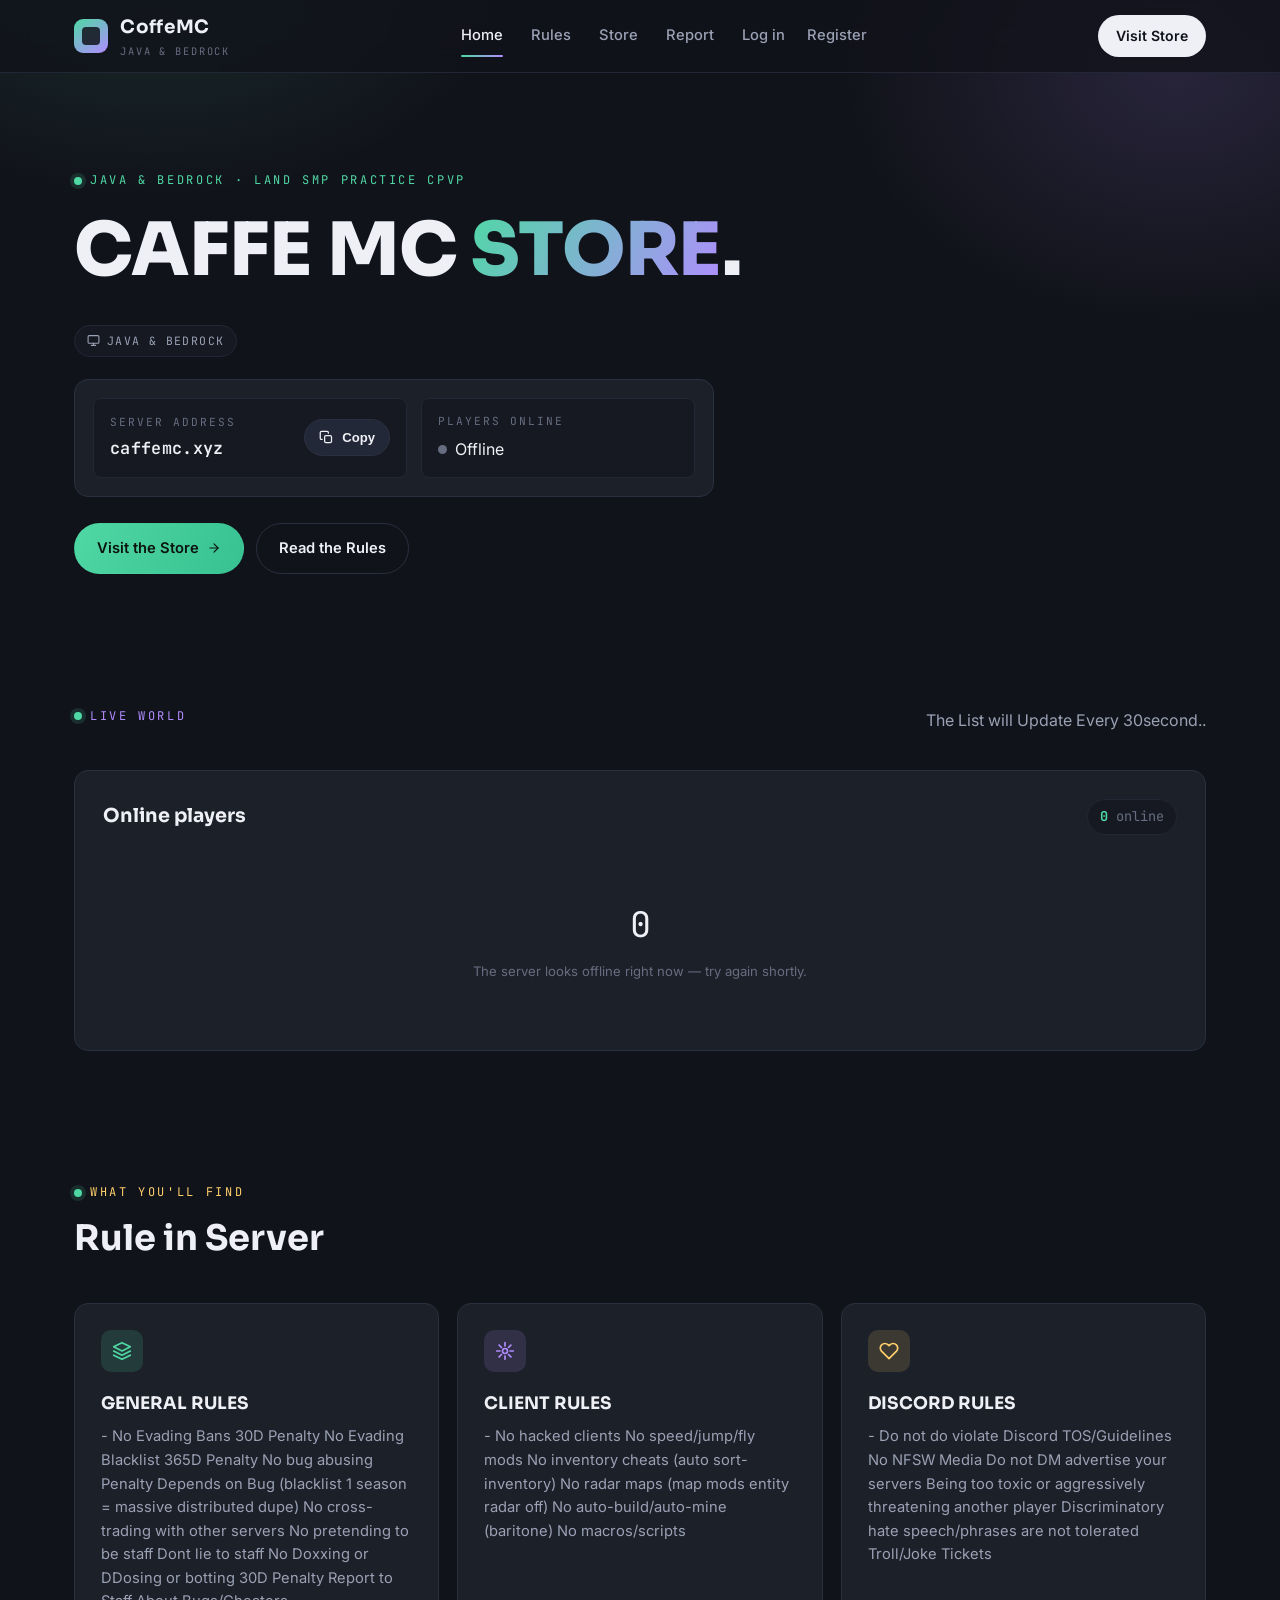
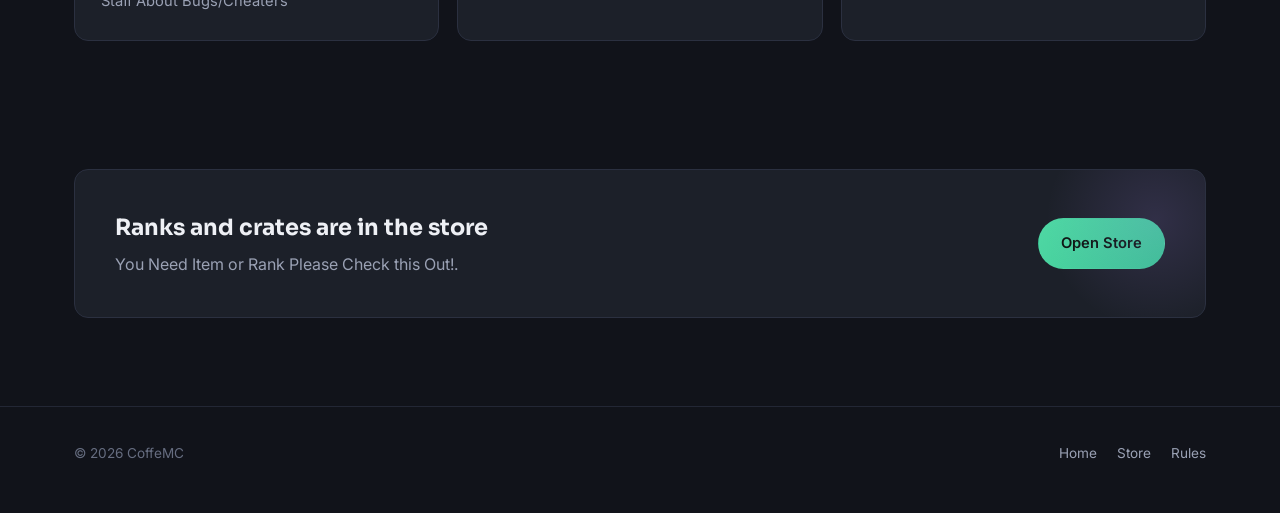
<file: index.html>
<!DOCTYPE html>
<html lang="en">
<head>
<meta charset="UTF-8">
<meta name="viewport" content="width=device-width, initial-scale=1.0">
<title>CoffeMC</title>
<meta name="description" content="CoffeMC is a Minecraft Java &amp; Bedrock survival server. Check live player counts, copy the server IP, and visit the store.">
<link rel="preconnect" href="https://fonts.googleapis.com">
<link rel="preconnect" href="https://fonts.gstatic.com" crossorigin>
<link href="https://fonts.googleapis.com/css2?family=Sora:wght@600;700;800&family=Inter:wght@400;500;600&family=JetBrains+Mono:wght@400;600;700&display=swap" rel="stylesheet">
<link rel="stylesheet" href="style.css">
</head>
<body>

<nav class="nav">
  <div class="wrap nav-inner">
    <a href="index.html" class="brand">
      <span class="brand-mark" aria-hidden="true"></span>
      <span>
        CoffeMC
        <small>Java &amp; Bedrock</small>
      </span>
    </a>

    <div class="nav-links">
      <a href="index.html" class="active">Home</a>
      <a href="#rules">Rules</a>
      <a href="store.html">Store</a>
      <a href="report.html">Report</a>
      <div class="auth-nav-slot"></div>
    </div>

    <a href="store.html" class="nav-cta desktop-only">Visit Store</a>

    <button class="menu-btn" onclick="toggleMenu()" aria-label="Toggle menu">
      <svg viewBox="0 0 24 24" fill="none" stroke="currentColor" stroke-width="2" stroke-linecap="round"><line x1="3" y1="6" x2="21" y2="6"/><line x1="3" y1="12" x2="21" y2="12"/><line x1="3" y1="18" x2="21" y2="18"/></svg>
    </button>
  </div>

  <div class="wrap">
    <div id="menu">
      <a href="index.html" class="active">Home</a>
      <a href="#world">Live World</a>
      <a href="#rules">Rules</a>
      <a href="store.html">Store</a>
      <a href="report.html">Report</a>
      <div class="auth-nav-slot"></div>
    </div>
  </div>
</nav>

<header class="hero">
  <div class="wrap">
    <p class="eyebrow">Java &amp; Bedrock &middot; LAND SMP PRACTICE CPVP</p>
    <h1>CAFFE MC <span class="accent">STORE</span>.</h1>
    <p class="lead">
    </p>

    <span class="pill" style="margin-bottom:22px">
      <svg viewBox="0 0 24 24" fill="none" stroke="currentColor" stroke-width="2" stroke-linecap="round" stroke-linejoin="round"><rect x="2" y="3" width="20" height="14" rx="2"/><line x1="8" y1="21" x2="16" y2="21"/><line x1="12" y1="17" x2="12" y2="21"/></svg>
      Java &amp; Bedrock
    </span>

    <div class="server-card">
      <div class="copied-toast" id="copied">Copied to clipboard</div>

      <div class="ip-block">
        <div>
          <div class="label">Server Address</div>
          <div class="value" id="ipText">caffemc.xyz</div>
        </div>
        <button class="copy-btn" onclick="copyIP()">
          <svg viewBox="0 0 24 24" fill="none" stroke="currentColor" stroke-width="2" stroke-linecap="round" stroke-linejoin="round"><rect x="9" y="9" width="11" height="11" rx="2"/><path d="M5 15H4a2 2 0 0 1-2-2V4a2 2 0 0 1 2-2h9a2 2 0 0 1 2 2v1"/></svg>
          Copy
        </button>
      </div>

      <div class="status-group">
        <div class="status-block">
          <div class="label">Players Online</div>
          <div class="status-row">
            <span class="status-dot" id="statusDotJava"></span>
            <span id="playersJava">Checking...</span>
            <span id="statusDotBedrock" style="display:none"></span>
            <span id="playersBedrock" style="display:none"></span>
          </div>
        </div>
      </div>
    </div>

    <div class="hero-actions">
      <a href="store.html" class="btn btn-primary">
        Visit the Store
        <svg width="14" height="14" viewBox="0 0 24 24" fill="none" stroke="currentColor" stroke-width="2" stroke-linecap="round" stroke-linejoin="round"><line x1="5" y1="12" x2="19" y2="12"/><polyline points="12 5 19 12 12 19"/></svg>
      </a>
      <a href="#rules" class="btn btn-ghost">Read the Rules</a>
    </div>
  </div>
</header>

<section id="world">
  <div class="wrap">
    <div class="section-head">
      <div>
        <p class="eyebrow" style="color:var(--amethyst)">Live World</p>
        <h2></h2>
      </div>
      <p>The List will Update Every 30second..</p>
    </div>

    <div class="players-panel">
      <div class="players-panel-head">
        <h3>Online players</h3>
        <div class="players-count">
          <strong id="onlineCount">0</strong> <span style="color:var(--text-faint);font-weight:400">online</span><span id="maxCount" style="display:none"></span>
        </div>
      </div>

      <div class="player-grid" id="playerGrid"></div>
      <div class="players-empty" id="playersEmpty" style="display:none">
        <div class="big" id="emptyCount">0</div>
        <small id="emptyNote">Player list is private — only the count is shown.</small>
      </div>
    </div>
  </div>
</section>

<section>
  <div class="wrap">
    <div class="section-head">
      <div>
        <p class="eyebrow" style="color:var(--gold)">What you'll find</p>
        <h2>Rule in Server</h2>
      </div>
      <p></p>
    </div>

    <div class="feature-grid">
      <div class="feature-card">
        <div class="feature-icon e">
          <svg viewBox="0 0 24 24" fill="none" stroke="currentColor" stroke-width="2" stroke-linecap="round" stroke-linejoin="round"><path d="M12 2 2 7l10 5 10-5-10-5z"/><path d="M2 17l10 5 10-5"/><path d="M2 12l10 5 10-5"/></svg>
        </div>
        <h3>GENERAL RULES</h3>
        <p>- No Evading Bans 30D Penalty
 No Evading Blacklist 365D Penalty
 No bug abusing Penalty Depends on Bug (blacklist 1 season = massive distributed dupe)
 No cross-trading with other servers
 No pretending to be staff
 Dont lie to staff
 No Doxxing or DDosing or botting 30D Penalty
 Report to Staff About Bugs/Cheaters</p>
      </div>
      <div class="feature-card">
        <div class="feature-icon a">
          <svg viewBox="0 0 24 24" fill="none" stroke="currentColor" stroke-width="2" stroke-linecap="round" stroke-linejoin="round"><circle cx="12" cy="12" r="3"/><path d="M12 2v4M12 18v4M4.93 4.93l2.83 2.83M16.24 16.24l2.83 2.83M2 12h4M18 12h4M4.93 19.07l2.83-2.83M16.24 7.76l2.83-2.83"/></svg>
        </div>
        <h3>CLIENT RULES</h3>
        <p>- No hacked clients
 No speed/jump/fly mods
 No inventory cheats (auto sort-inventory)
 No radar maps (map mods entity radar off)
 No auto-build/auto-mine (baritone)
 No macros/scripts</p>
      </div>
      <div class="feature-card">
        <div class="feature-icon g">
          <svg viewBox="0 0 24 24" fill="none" stroke="currentColor" stroke-width="2" stroke-linecap="round" stroke-linejoin="round"><path d="M20.84 4.61a5.5 5.5 0 0 0-7.78 0L12 5.67l-1.06-1.06a5.5 5.5 0 0 0-7.78 7.78l1.06 1.06L12 21.23l7.78-7.78 1.06-1.06a5.5 5.5 0 0 0 0-7.78z"/></svg>
        </div>
        <h3>DISCORD RULES</h3>
        <p>- Do not do violate Discord TOS/Guidelines
 No NFSW Media 
 Do not DM advertise your servers 
 Being too toxic or aggressively threatening another player
 Discriminatory hate speech/phrases are not tolerated
 Troll/Joke Tickets</p>
      </div>
    </div>
  </div>
</section>

<section id="rules">
  <div class="wrap">
    <div class="cta-strip">
      <div>
        <h3>Ranks and crates are in the store</h3>
        <p>You Need Item or Rank Please Check this Out!.</p>
      </div>
      <a href="store.html" class="btn btn-primary">Open Store</a>
    </div>
  </div>
</section>

<footer>
  <div class="wrap footer-inner">
    <span>&copy; 2026 CoffeMC </span>
    <div class="footer-links">
      <a href="index.html">Home</a>
      <a href="store.html">Store</a>
      <a href="#rules">Rules</a>
    </div>
  </div>
</footer>

<script src="auth.js"></script>
<script src="script.js"></script>
</body>
</html>
</file>
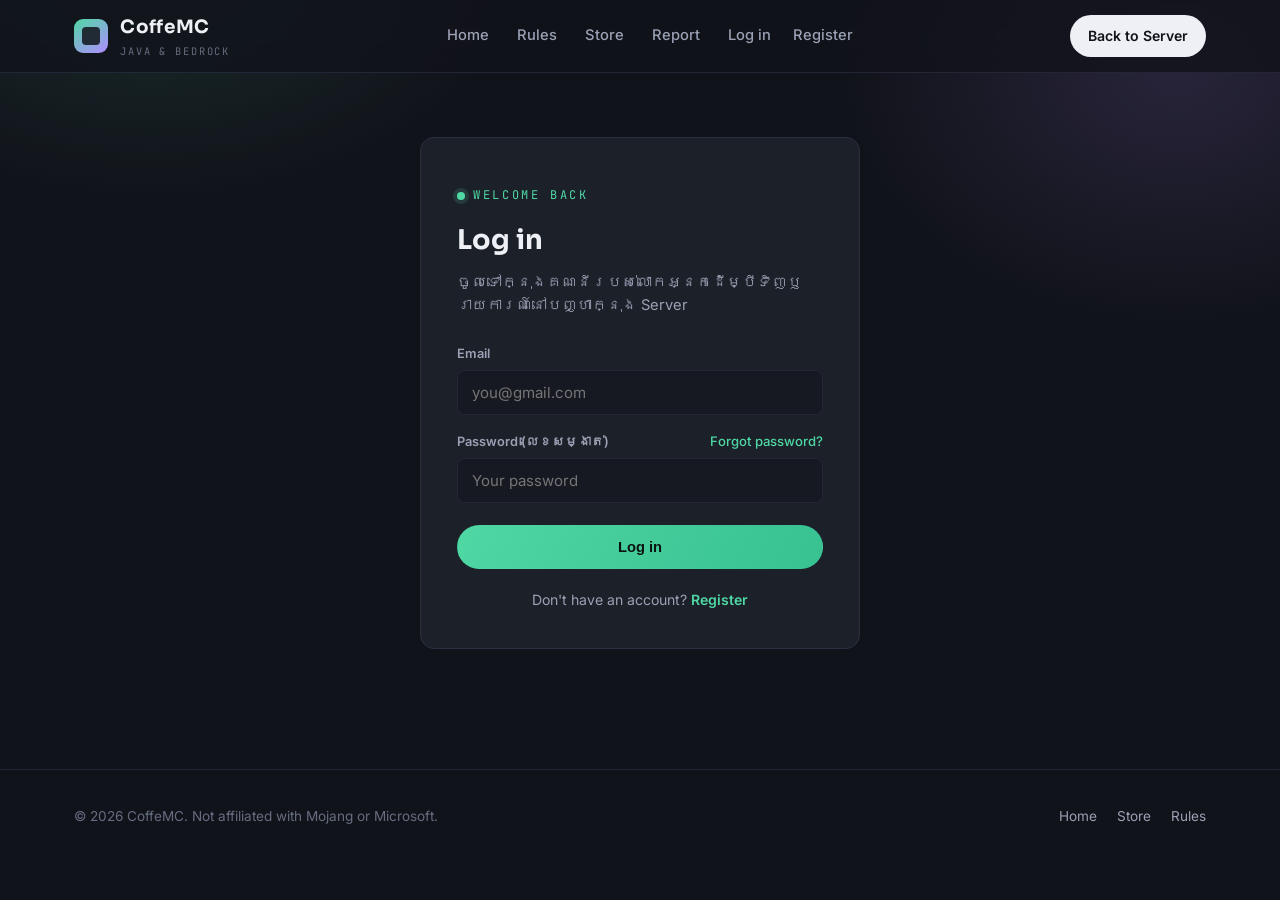
<file: admin.html>
<!DOCTYPE html>
<html lang="en">
<head>
<meta charset="UTF-8">
<meta name="viewport" content="width=device-width, initial-scale=1.0">
<title>Admin — CoffeMC</title>
<meta name="description" content="CoffeMC staff dashboard — approve orders and review player reports.">
<link rel="preconnect" href="https://fonts.googleapis.com">
<link rel="preconnect" href="https://fonts.gstatic.com" crossorigin>
<link href="https://fonts.googleapis.com/css2?family=Sora:wght@600;700;800&family=Inter:wght@400;500;600&family=JetBrains+Mono:wght@400;600;700&display=swap" rel="stylesheet">
<link rel="stylesheet" href="style.css">
</head>
<body>

<nav class="nav">
  <div class="wrap nav-inner">
    <a href="index.html" class="brand">
      <span class="brand-mark" aria-hidden="true"></span>
      <span>
        CoffeMC
        <small>Java &amp; Bedrock</small>
      </span>
    </a>

    <div class="nav-links">
      <a href="index.html">Home</a>
      <a href="index.html#world">Live World</a>
      <a href="index.html#rules">Rules</a>
      <a href="store.html">Store</a>
      <a href="report.html">Report</a>
      <div class="auth-nav-slot"></div>
    </div>

    <a href="dashboard.html" class="nav-cta desktop-only">My Dashboard</a>

    <button class="menu-btn" onclick="toggleMenu()" aria-label="Toggle menu">
      <svg viewBox="0 0 24 24" fill="none" stroke="currentColor" stroke-width="2" stroke-linecap="round"><line x1="3" y1="6" x2="21" y2="6"/><line x1="3" y1="12" x2="21" y2="12"/><line x1="3" y1="18" x2="21" y2="18"/></svg>
    </button>
  </div>

  <div class="wrap">
    <div id="menu">
      <a href="index.html">Home</a>
      <a href="index.html#world">Live World</a>
      <a href="index.html#rules">Rules</a>
      <a href="store.html">Store</a>
      <a href="report.html">Report</a>
      <div class="auth-nav-slot"></div>
    </div>
  </div>
</nav>

<section>
  <div class="wrap">
    <div class="dash-head">
      <div>
        <p class="eyebrow" style="color:var(--gold)">Staff only</p>
        <h1>Admin dashboard</h1>
        <p>Review incoming store orders and player reports.</p>
      </div>
    </div>

    <div class="table-panel" style="margin-bottom:28px">
      <h3>Store orders</h3>
      <table class="data-table">
        <thead>
          <tr>
            <th>Player</th>
            <th>Edition</th>
            <th>Item</th>
            <th>Price</th>
            <th>Date</th>
            <th>Status</th>
            <th></th>
          </tr>
        </thead>
        <tbody id="ordersBody">
          <tr class="empty-row"><td colspan="7">Loading...</td></tr>
        </tbody>
      </table>
    </div>

    <div class="table-panel">
      <h3>Player reports</h3>
      <table class="data-table">
        <thead>
          <tr>
            <th>Reported by</th>
            <th>Date</th>
            <th>Video proof</th>
          </tr>
        </thead>
        <tbody id="reportsBody">
          <tr class="empty-row"><td colspan="3">Loading...</td></tr>
        </tbody>
      </table>
    </div>
  </div>
</section>

<footer>
  <div class="wrap footer-inner">
    <span>&copy; 2026 CoffeMC. Not affiliated with Mojang or Microsoft.</span>
    <div class="footer-links">
      <a href="index.html">Home</a>
      <a href="store.html">Store</a>
      <a href="index.html#rules">Rules</a>
    </div>
  </div>
</footer>

<script src="auth.js"></script>
<script src="script.js"></script>
<script>
  (async function(){
    if(!(await requireAdmin())) return;
    loadOrders();
    loadReports();
  })();

  async function loadOrders(){
    const tbody = document.getElementById("ordersBody");
    try{
      const res = await apiFetch("/api/admin/orders");
      if(res.status === 401 || res.status === 403){
        window.location.href = "index.html";
        return;
      }
      const data = await res.json();
      const orders = data.orders || [];

      if(orders.length === 0){
        tbody.innerHTML = `<tr class="empty-row"><td colspan="7">No orders yet.</td></tr>`;
        return;
      }

      tbody.innerHTML = "";
      orders.forEach(order => {
        const tr = document.createElement("tr");
        tr.dataset.id = order.id;

        const date = new Date(order.created_at).toLocaleString();
        const editionLabel = order.edition === "java" ? "Java" : "Bedrock";
        const statusClass = order.status === "approved" ? "approved" : "pending";
        const statusLabel = order.status === "approved" ? "Approved" : "Pending";
        const isPending = order.status !== "approved";

        tr.innerHTML = `
          <td class="mc-name">${escapeHtml(order.mc_username)}<br><span style="color:var(--text-faint);font-size:.78rem">${escapeHtml(order.user_email)}</span></td>
          <td>${editionLabel}</td>
          <td>${escapeHtml(order.item_name)}</td>
          <td class="price">${escapeHtml(order.price)}</td>
          <td>${date}</td>
          <td><span class="status-badge ${statusClass}" data-status>${statusLabel}</span></td>
          <td>${isPending ? `<button class="approve-btn" data-approve>Approve</button>` : ""}</td>
        `;
        tbody.appendChild(tr);
      });

      tbody.querySelectorAll("[data-approve]").forEach(btn => {
        btn.addEventListener("click", () => approveOrder(btn));
      });
    }catch(err){
      console.error(err);
      tbody.innerHTML = `<tr class="empty-row"><td colspan="7">Couldn't load orders. Please refresh the page.</td></tr>`;
    }
  }

  async function approveOrder(btn){
    const tr = btn.closest("tr");
    const id = tr.dataset.id;
    btn.disabled = true;
    btn.textContent = "Approving...";

    try{
      const res = await apiFetch(`/api/admin/orders/${id}/approve`, { method: "POST" });
      if(!res.ok){
        btn.disabled = false;
        btn.textContent = "Approve";
        alert("Couldn't approve this order. Please try again.");
        return;
      }

      const badge = tr.querySelector("[data-status]");
      badge.textContent = "Approved";
      badge.className = "status-badge approved";
      btn.remove();
    }catch(err){
      console.error(err);
      btn.disabled = false;
      btn.textContent = "Approve";
    }
  }

  async function loadReports(){
    const tbody = document.getElementById("reportsBody");
    try{
      const res = await apiFetch("/api/admin/reports");
      const data = await res.json();
      const reports = data.reports || [];

      if(reports.length === 0){
        tbody.innerHTML = `<tr class="empty-row"><td colspan="3">No reports yet.</td></tr>`;
        return;
      }

      tbody.innerHTML = "";
      reports.forEach(report => {
        const tr = document.createElement("tr");
        const date = new Date(report.created_at).toLocaleString();

        tr.innerHTML = `
          <td>${escapeHtml(report.reporter_name)}</td>
          <td>${date}</td>
          <td>${report.video_key ? `<a href="#" class="video-link" data-report="${report.id}">View video</a>` : "—"}</td>
        `;
        tbody.appendChild(tr);
      });

      tbody.querySelectorAll("[data-report]").forEach(link => {
        link.addEventListener("click", (e) => {
          e.preventDefault();
          openReportVideo(link.dataset.report, link);
        });
      });
    }catch(err){
      console.error(err);
      tbody.innerHTML = `<tr class="empty-row"><td colspan="3">Couldn't load reports. Please refresh the page.</td></tr>`;
    }
  }

  async function openReportVideo(reportId, link){
    const original = link.textContent;
    link.textContent = "Loading...";
    try{
      const res = await apiFetch(`/api/admin/reports/${reportId}/video`);
      if(!res.ok){
        link.textContent = original;
        alert("Couldn't load this video.");
        return;
      }
      const blob = await res.blob();
      const url = URL.createObjectURL(blob);
      window.open(url, "_blank");
      link.textContent = original;
    }catch(err){
      console.error(err);
      link.textContent = original;
      alert("Couldn't load this video.");
    }
  }

  function escapeHtml(str){
    return String(str).replace(/[&<>"']/g, c => ({"&":"&amp;","<":"&lt;",">":"&gt;",'"':"&quot;","'":"&#39;"}[c]));
  }
</script>
</body>
</html>
</file>
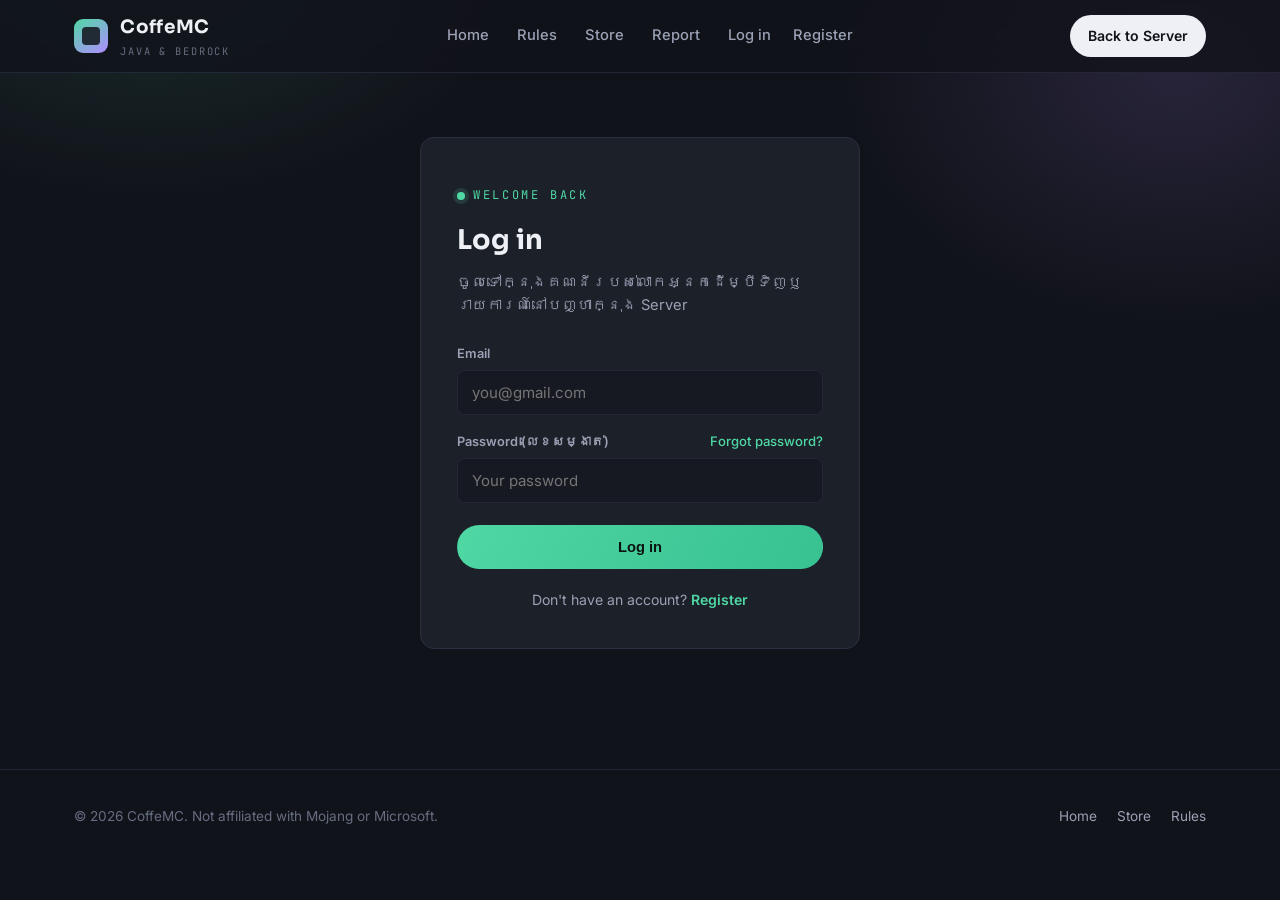
<file: dashboard.html>
<!DOCTYPE html>
<html lang="en">
<head>
<meta charset="UTF-8">
<meta name="viewport" content="width=device-width, initial-scale=1.0">
<title>Dashboard — CoffeMC</title>
<meta name="description" content="View your CoffeMC store orders and their status.">
<link rel="preconnect" href="https://fonts.googleapis.com">
<link rel="preconnect" href="https://fonts.gstatic.com" crossorigin>
<link href="https://fonts.googleapis.com/css2?family=Sora:wght@600;700;800&family=Inter:wght@400;500;600&family=JetBrains+Mono:wght@400;600;700&display=swap" rel="stylesheet">
<link rel="stylesheet" href="style.css">
</head>
<body>

<nav class="nav">
  <div class="wrap nav-inner">
    <a href="index.html" class="brand">
      <span class="brand-mark" aria-hidden="true"></span>
      <span>
        CoffeMC
        <small>Java &amp; Bedrock</small>
      </span>
    </a>

    <div class="nav-links">
      <a href="index.html">Home</a>
      <a href="index.html#world">Live World</a>
      <a href="index.html#rules">Rules</a>
      <a href="store.html">Store</a>
      <a href="report.html">Report</a>
      <div class="auth-nav-slot"></div>
    </div>

    <a href="store.html" class="nav-cta desktop-only">Visit Store</a>

    <button class="menu-btn" onclick="toggleMenu()" aria-label="Toggle menu">
      <svg viewBox="0 0 24 24" fill="none" stroke="currentColor" stroke-width="2" stroke-linecap="round"><line x1="3" y1="6" x2="21" y2="6"/><line x1="3" y1="12" x2="21" y2="12"/><line x1="3" y1="18" x2="21" y2="18"/></svg>
    </button>
  </div>

  <div class="wrap">
    <div id="menu">
      <a href="index.html">Home</a>
      <a href="index.html#world">Live World</a>
      <a href="index.html#rules">Rules</a>
      <a href="store.html">Store</a>
      <a href="report.html">Report</a>
      <div class="auth-nav-slot"></div>
    </div>
  </div>
</nav>

<section>
  <div class="wrap">
    <div class="dash-head">
      <div>
        <p class="eyebrow" style="color:var(--amethyst)">Your account</p>
        <h1 id="welcomeText">Dashboard</h1>
        <p>Here's everything you've ordered from the store and whether
        staff have approved it yet.</p>
      </div>
      <a href="store.html" class="btn btn-primary">Visit the Store</a>
    </div>

    <div class="table-panel">
      <h3>Your orders</h3>
      <table class="data-table">
        <thead>
          <tr>
            <th>Item</th>
            <th>Player</th>
            <th>Price</th>
            <th>Date</th>
            <th>Status</th>
          </tr>
        </thead>
        <tbody id="ordersBody">
          <tr class="empty-row"><td colspan="5">Loading...</td></tr>
        </tbody>
      </table>
    </div>
  </div>
</section>

<footer>
  <div class="wrap footer-inner">
    <span>&copy; 2026 CoffeMC. Not affiliated with Mojang or Microsoft.</span>
    <div class="footer-links">
      <a href="index.html">Home</a>
      <a href="store.html">Store</a>
      <a href="index.html#rules">Rules</a>
    </div>
  </div>
</footer>

<script src="auth.js"></script>
<script src="script.js"></script>
<script>
  if(requireLogin("dashboard.html")){
    const user = getStoredUser();
    if(user){
      document.getElementById("welcomeText").textContent = `Welcome back, ${user.name}`;
    }

    loadOrders();
  }

  async function loadOrders(){
    const tbody = document.getElementById("ordersBody");
    try{
      const res = await apiFetch("/api/orders/mine");
      if(res.status === 401){
        clearSession();
        window.location.href = `login.html?next=${encodeURIComponent("dashboard.html")}`;
        return;
      }
      const data = await res.json();
      const orders = data.orders || [];

      if(orders.length === 0){
        tbody.innerHTML = `<tr class="empty-row"><td colspan="5">No orders yet — visit the store to grab a rank or crate key.</td></tr>`;
        return;
      }

      tbody.innerHTML = "";
      orders.forEach(order => {
        const tr = document.createElement("tr");

        const date = new Date(order.created_at).toLocaleString();
        const editionLabel = order.edition === "java" ? "Java" : "Bedrock";
        const statusClass = order.status === "approved" ? "approved" : "pending";
        const statusLabel = order.status === "approved" ? "Approved" : "Pending";

        tr.innerHTML = `
          <td>${escapeHtml(order.item_name)}</td>
          <td class="mc-name">${escapeHtml(order.mc_username)} <span style="color:var(--text-faint)">(${editionLabel})</span></td>
          <td class="price">${escapeHtml(order.price)}</td>
          <td>${date}</td>
          <td><span class="status-badge ${statusClass}">${statusLabel}</span></td>
        `;
        tbody.appendChild(tr);
      });
    }catch(err){
      console.error(err);
      tbody.innerHTML = `<tr class="empty-row"><td colspan="5">Couldn't load your orders. Please refresh the page.</td></tr>`;
    }
  }

  function escapeHtml(str){
    return String(str).replace(/[&<>"']/g, c => ({"&":"&amp;","<":"&lt;",">":"&gt;",'"':"&quot;","'":"&#39;"}[c]));
  }
</script>
</body>
</html>
</file>
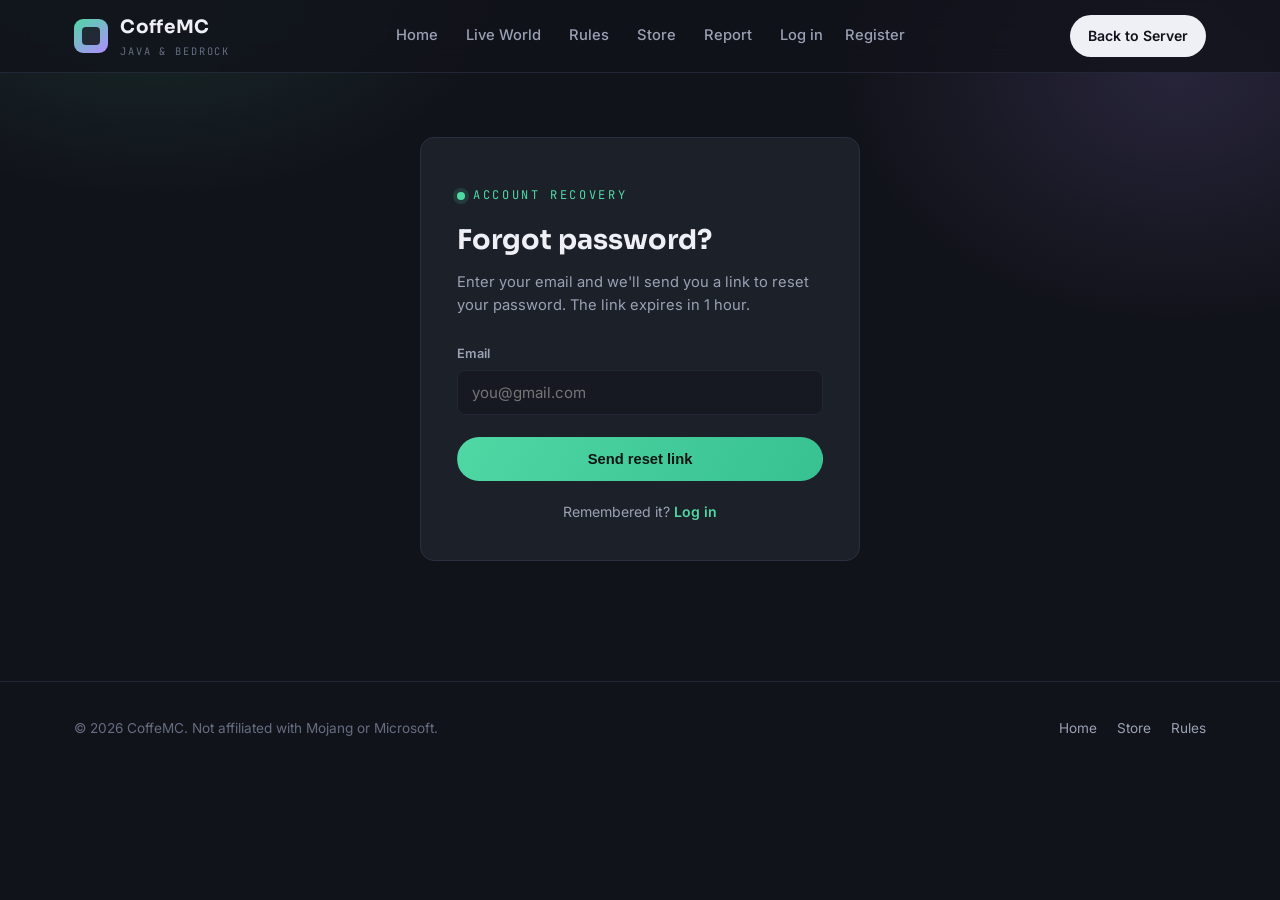
<file: fogotpassword.html>
<!DOCTYPE html>
<html lang="en">
<head>
<meta charset="UTF-8">
<meta name="viewport" content="width=device-width, initial-scale=1.0">
<title>Forgot Password — CoffeMC</title>
<meta name="description" content="Reset your CoffeMC account password.">
<link rel="preconnect" href="https://fonts.googleapis.com">
<link rel="preconnect" href="https://fonts.gstatic.com" crossorigin>
<link href="https://fonts.googleapis.com/css2?family=Sora:wght@600;700;800&family=Inter:wght@400;500;600&family=JetBrains+Mono:wght@400;600;700&display=swap" rel="stylesheet">
<link rel="stylesheet" href="style.css">
</head>
<body>

<nav class="nav">
  <div class="wrap nav-inner">
    <a href="index.html" class="brand">
      <span class="brand-mark" aria-hidden="true"></span>
      <span>
        CoffeMC
        <small>Java &amp; Bedrock</small>
      </span>
    </a>

    <div class="nav-links">
      <a href="index.html">Home</a>
      <a href="index.html#world">Live World</a>
      <a href="index.html#rules">Rules</a>
      <a href="store.html">Store</a>
      <a href="report.html">Report</a>
      <div class="auth-nav-slot"></div>
    </div>

    <a href="index.html" class="nav-cta desktop-only">Back to Server</a>

    <button class="menu-btn" onclick="toggleMenu()" aria-label="Toggle menu">
      <svg viewBox="0 0 24 24" fill="none" stroke="currentColor" stroke-width="2" stroke-linecap="round"><line x1="3" y1="6" x2="21" y2="6"/><line x1="3" y1="12" x2="21" y2="12"/><line x1="3" y1="18" x2="21" y2="18"/></svg>
    </button>
  </div>

  <div class="wrap">
    <div id="menu">
      <a href="index.html">Home</a>
      <a href="index.html#world">Live World</a>
      <a href="index.html#rules">Rules</a>
      <a href="store.html">Store</a>
      <a href="report.html">Report</a>
      <div class="auth-nav-slot"></div>
    </div>
  </div>
</nav>

<section class="auth-section">
  <div class="auth-card">
    <p class="eyebrow">Account recovery</p>
    <h1>Forgot password?</h1>
    <p class="auth-sub">
      Enter your email and we'll send you a link to reset your password.
      The link expires in 1 hour.
    </p>

    <form id="forgotForm">
      <div class="field">
        <label for="forgotEmail">Email</label>
        <input type="email" id="forgotEmail" placeholder="you@gmail.com" required>
      </div>
      <button type="submit" class="btn btn-primary">Send reset link</button>
      <div class="form-msg" id="forgotMsg"></div>
    </form>

    <div class="auth-switch">
      Remembered it? <a href="login.html">Log in</a>
    </div>
  </div>
</section>

<footer>
  <div class="wrap footer-inner">
    <span>&copy; 2026 CoffeMC. Not affiliated with Mojang or Microsoft.</span>
    <div class="footer-links">
      <a href="index.html">Home</a>
      <a href="store.html">Store</a>
      <a href="index.html#rules">Rules</a>
    </div>
  </div>
</footer>

<script src="auth.js"></script>
<script src="script.js"></script>
<script>
  const forgotForm = document.getElementById("forgotForm");
  forgotForm.addEventListener("submit", async function(e) {
    e.preventDefault();

    const email = document.getElementById("forgotEmail").value.trim();
    const msgEl = document.getElementById("forgotMsg");
    const submitBtn = forgotForm.querySelector("button[type=submit]");

    msgEl.textContent = "";
    msgEl.className = "form-msg";

    submitBtn.disabled = true;
    submitBtn.textContent = "Sending...";

    try {
      const res = await apiFetch("/api/forgot-password", {
        method: "POST",
        headers: { "Content-Type": "application/json" },
        body: JSON.stringify({ email })
      });
      const data = await res.json();

      // Always show success message (prevents email enumeration)
      msgEl.textContent = data.message || "If that email exists, a reset link is on its way.";
      msgEl.className = "form-msg ok show";
      forgotForm.reset();
      submitBtn.textContent = "Email sent";
    } catch(err) {
      console.error(err);
      msgEl.textContent = "Couldn't reach the server. Please try again in a moment.";
      msgEl.className = "form-msg err show";
      submitBtn.disabled = false;
      submitBtn.textContent = "Send reset link";
    }
  });
</script>
</body>
</html>
</file>
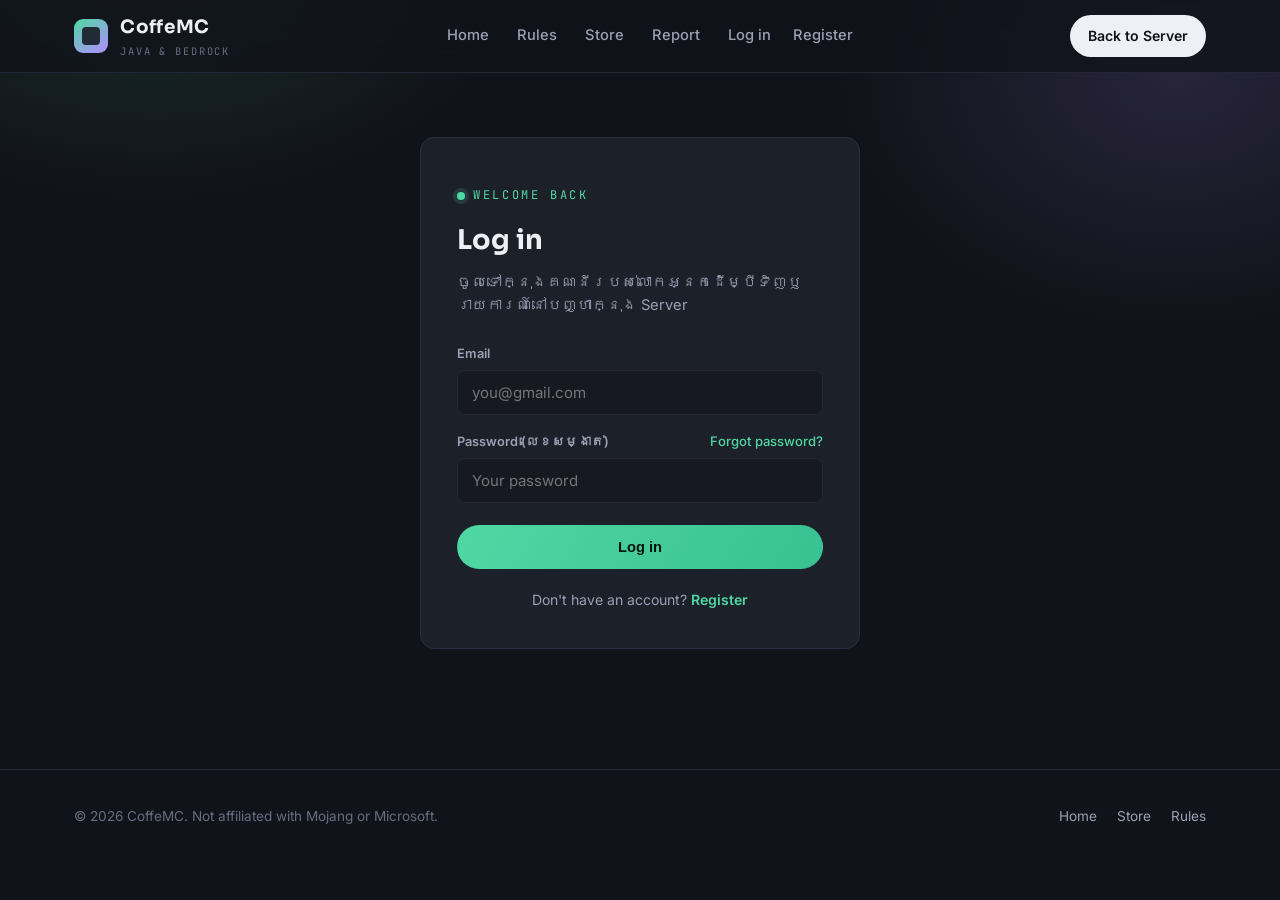
<file: login.html>
<!DOCTYPE html>
<html lang="en">
<head>
<meta charset="UTF-8">
<meta name="viewport" content="width=device-width, initial-scale=1.0">
<title>Log In — CoffeMC</title>
<meta name="description" content="Log in to your CoffeMC account.">
<link rel="preconnect" href="https://fonts.googleapis.com">
<link rel="preconnect" href="https://fonts.gstatic.com" crossorigin>
<link href="https://fonts.googleapis.com/css2?family=Sora:wght@600;700;800&family=Inter:wght@400;500;600&family=JetBrains+Mono:wght@400;600;700&display=swap" rel="stylesheet">
<link rel="stylesheet" href="style.css">
</head>
<body>

<nav class="nav">
  <div class="wrap nav-inner">
    <a href="index.html" class="brand">
      <span class="brand-mark" aria-hidden="true"></span>
      <span>
        CoffeMC
        <small>Java &amp; Bedrock</small>
      </span>
    </a>

    <div class="nav-links">
      <a href="index.html">Home</a>
      <a href="index.html#rules">Rules</a>
      <a href="store.html">Store</a>
      <a href="report.html">Report</a>
      <div class="auth-nav-slot"></div>
    </div>

    <a href="index.html" class="nav-cta desktop-only">Back to Server</a>

    <button class="menu-btn" onclick="toggleMenu()" aria-label="Toggle menu">
      <svg viewBox="0 0 24 24" fill="none" stroke="currentColor" stroke-width="2" stroke-linecap="round"><line x1="3" y1="6" x2="21" y2="6"/><line x1="3" y1="12" x2="21" y2="12"/><line x1="3" y1="18" x2="21" y2="18"/></svg>
    </button>
  </div>

  <div class="wrap">
    <div id="menu">
      <a href="index.html">Home</a>
      <a href="index.html#world">Live World</a>
      <a href="index.html#rules">Rules</a>
      <a href="store.html">Store</a>
      <a href="report.html">Report</a>
      <div class="auth-nav-slot"></div>
    </div>
  </div>
</nav>

<section class="auth-section">
  <div class="auth-card">
    <p class="eyebrow">Welcome back</p>
    <h1>Log in</h1>
    <p class="auth-sub">
      ចូលទៅក្នុងគណនីរបស់លោកអ្នកដេីម្បីទិញឫរាយការណ៍នៅបញ្ហាក្នុង Server
    </p>

    <form id="loginForm">
      <div class="field">
        <label for="loginEmail">Email</label>
        <input type="email" id="loginEmail" placeholder="you@gmail.com" required>
      </div>
      <div class="field">
        <label for="loginPassword" style="display:flex;justify-content:space-between;align-items:center">
          Password (លេខសម្ងាត់)
          <a href="fogotpassword.html" style="color:var(--emerald);font-size:.82rem;font-weight:500">Forgot password?</a>
        </label>
        <input type="password" id="loginPassword" placeholder="Your password" required>
      </div>
      <button type="submit" class="btn btn-primary">Log in</button>
      <div class="form-msg" id="loginMsg"></div>
    </form>

    <div class="auth-switch">
      Don't have an account? <a href="register.html">Register</a>
    </div>
  </div>
</section>

<footer>
  <div class="wrap footer-inner">
    <span>&copy; 2026 CoffeMC. Not affiliated with Mojang or Microsoft.</span>
    <div class="footer-links">
      <a href="index.html">Home</a>
      <a href="store.html">Store</a>
      <a href="index.html#rules">Rules</a>
    </div>
  </div>
</footer>

<script src="auth.js"></script>
<script src="script.js"></script>
<script>
  // show a message if redirected here from the email verification link
  (function(){
    const params = new URLSearchParams(window.location.search);
    const verified = params.get("verified");
    const msgEl = document.getElementById("loginMsg");
    if(verified === "1"){
      msgEl.textContent = "Email verified — you can log in now.";
      msgEl.className = "form-msg ok show";
    }else if(verified === "0"){
      msgEl.textContent = "That verification link is invalid or expired.";
      msgEl.className = "form-msg err show";
    }
  })();

  const loginForm = document.getElementById("loginForm");
  loginForm.addEventListener("submit", async function(e){
    e.preventDefault();

    const email = document.getElementById("loginEmail").value.trim();
    const password = document.getElementById("loginPassword").value;
    const msgEl = document.getElementById("loginMsg");
    const submitBtn = loginForm.querySelector("button[type=submit]");

    msgEl.textContent = "";
    msgEl.className = "form-msg";

    submitBtn.disabled = true;
    submitBtn.textContent = "Logging in...";

    try{
      const res = await apiFetch("/api/login", {
        method: "POST",
        headers: { "Content-Type": "application/json" },
        body: JSON.stringify({ email, password })
      });
      const data = await res.json();

      if(!res.ok){
        msgEl.textContent = data.error || "Could not log in. Please try again.";
        msgEl.className = "form-msg err show";
        submitBtn.disabled = false;
        submitBtn.textContent = "Log in";
        return;
      }

      setSession(data.token, data.user);

      const params = new URLSearchParams(window.location.search);
      const next = params.get("next") || "dashboard.html";
      window.location.href = next;
    }catch(err){
      console.error(err);
      msgEl.textContent = "Couldn't reach the server. Please try again in a moment.";
      msgEl.className = "form-msg err show";
      submitBtn.disabled = false;
      submitBtn.textContent = "Log in";
    }
  });
</script>
</body>
</html>
</file>
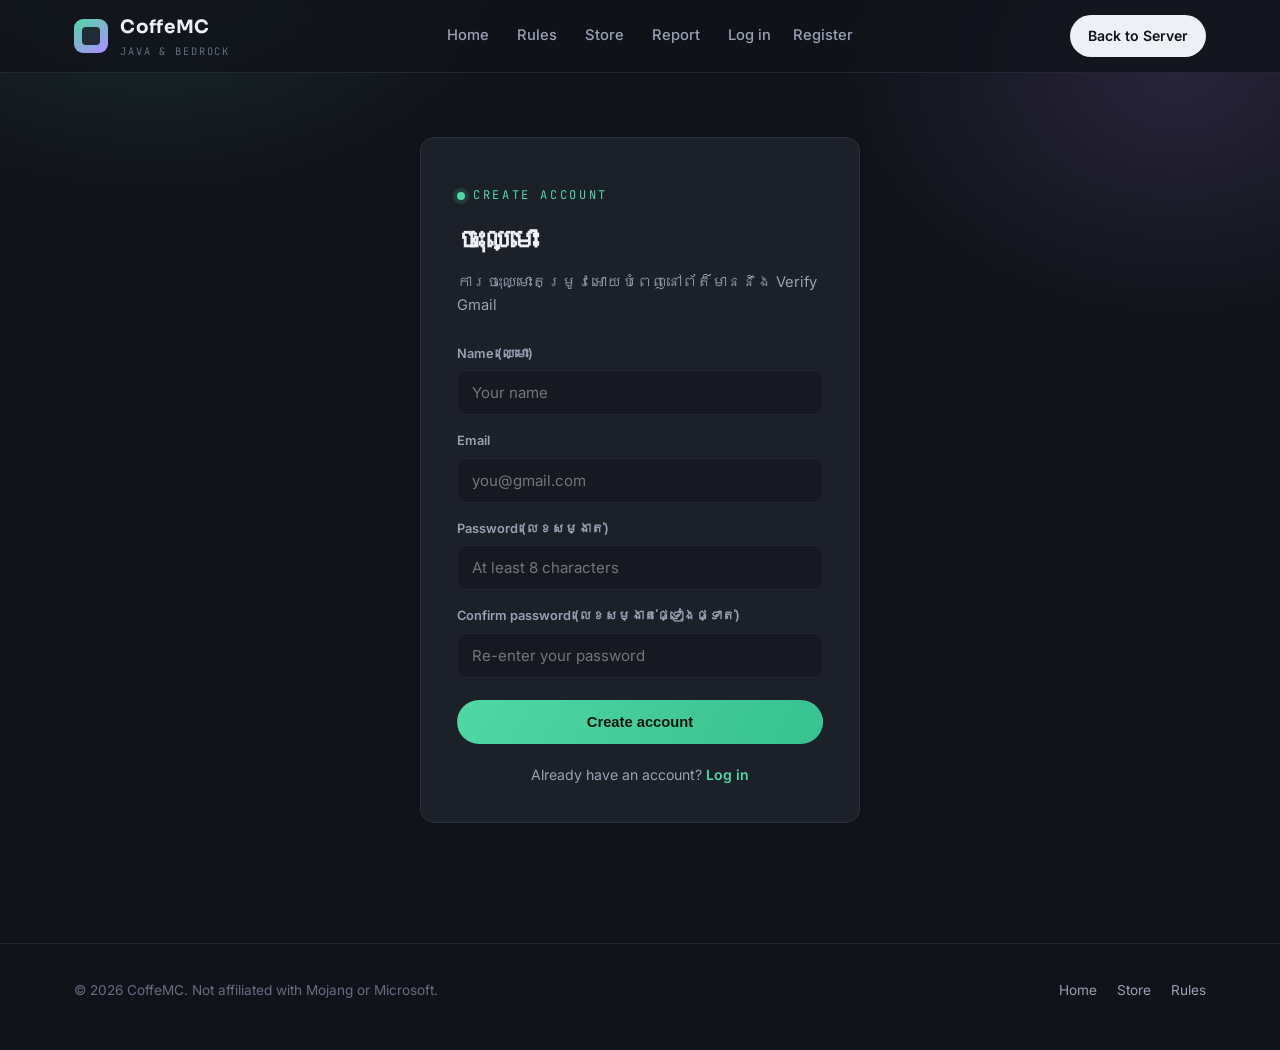
<file: register.html>
<!DOCTYPE html>
<html lang="en">
<head>
<meta charset="UTF-8">
<meta name="viewport" content="width=device-width, initial-scale=1.0">
<title>Create Account CoffeMC</title>
<meta name="description" content="Create a free CoffeMC account to track your store purchases.">
<link rel="preconnect" href="https://fonts.googleapis.com">
<link rel="preconnect" href="https://fonts.gstatic.com" crossorigin>
<link href="https://fonts.googleapis.com/css2?family=Sora:wght@600;700;800&family=Inter:wght@400;500;600&family=JetBrains+Mono:wght@400;600;700&display=swap" rel="stylesheet">
<link rel="stylesheet" href="style.css">
</head>
<body>

<nav class="nav">
  <div class="wrap nav-inner">
    <a href="index.html" class="brand">
      <span class="brand-mark" aria-hidden="true"></span>
      <span>
        CoffeMC
        <small>Java &amp; Bedrock</small>
      </span>
    </a>

    <div class="nav-links">
      <a href="index.html">Home</a>
      <a href="index.html#rules">Rules</a>
      <a href="store.html">Store</a>
      <a href="report.html">Report</a>
      <div class="auth-nav-slot"></div>
    </div>

    <a href="index.html" class="nav-cta desktop-only">Back to Server</a>

    <button class="menu-btn" onclick="toggleMenu()" aria-label="Toggle menu">
      <svg viewBox="0 0 24 24" fill="none" stroke="currentColor" stroke-width="2" stroke-linecap="round"><line x1="3" y1="6" x2="21" y2="6"/><line x1="3" y1="12" x2="21" y2="12"/><line x1="3" y1="18" x2="21" y2="18"/></svg>
    </button>
  </div>

  <div class="wrap">
    <div id="menu">
      <a href="index.html">Home</a>
      <a href="index.html#world">Live World</a>
      <a href="index.html#rules">Rules</a>
      <a href="store.html">Store</a>
      <a href="report.html">Report</a>
      <div class="auth-nav-slot"></div>
    </div>
  </div>
</nav>

<section class="auth-section">
  <div class="auth-card">
    <p class="eyebrow">Create account</p>
    <h1>ចុះឈ្មោះ</h1>
    <p class="auth-sub">
ការចុះឈ្មោះតម្រូវអោយបំពេញនៅព័ត៏មាននឹង Verify Gmail
    </p>

    <form id="registerForm">
      <div class="field">
        <label for="regName">Name (ឈ្មោះ) </label>
        <input type="text" id="regName" placeholder="Your name" required>
      </div>
      <div class="field">
        <label for="regEmail">Email</label>
        <input type="email" id="regEmail" placeholder="you@gmail.com" required>
      </div>
      <div class="field">
        <label for="regPassword">Password (លេខសម្ងាត់) </label>
        <input type="password" id="regPassword" placeholder="At least 8 characters" minlength="8" required>
      </div>
      <div class="field">
        <label for="regConfirmPassword">Confirm password (លេខសម្ងាត់ផ្ទៀងផ្ទាត់)</label>
        <input type="password" id="regConfirmPassword" placeholder="Re-enter your password" minlength="8" required>
      </div>
      <button type="submit" class="btn btn-primary">Create account</button>
      <div class="form-msg" id="regMsg"></div>
    </form>

    <!-- shown after successful registration -->
    <div id="resendSection" style="display:none;margin-top:16px;text-align:center">
      <p style="color:var(--text-faint);font-size:.9rem;margin-bottom:8px">Didn't get the email?</p>
      <button id="resendBtn" class="btn btn-ghost" style="font-size:.9rem;padding:8px 18px">
        Resend verification email
      </button>
      <div class="form-msg" id="resendMsg" style="margin-top:8px"></div>
    </div>

    <div class="auth-switch">
      Already have an account? <a href="login.html">Log in</a>
    </div>
  </div>
</section>

<footer>
  <div class="wrap footer-inner">
    <span>&copy; 2026 CoffeMC. Not affiliated with Mojang or Microsoft.</span>
    <div class="footer-links">
      <a href="index.html">Home</a>
      <a href="store.html">Store</a>
      <a href="index.html#rules">Rules</a>
    </div>
  </div>
</footer>

<script src="auth.js"></script>
<script src="script.js"></script>
<script>
  let registeredEmail = "";
  let resendCountdownTimer = null;

  const registerForm = document.getElementById("registerForm");
  registerForm.addEventListener("submit", async function(e){
    e.preventDefault();

    const name = document.getElementById("regName").value.trim();
    const email = document.getElementById("regEmail").value.trim();
    const password = document.getElementById("regPassword").value;
    const confirmPassword = document.getElementById("regConfirmPassword").value;
    const msgEl = document.getElementById("regMsg");
    const submitBtn = registerForm.querySelector("button[type=submit]");

    msgEl.textContent = "";
    msgEl.className = "form-msg";

    if(password !== confirmPassword){
      msgEl.textContent = "Passwords do not match.";
      msgEl.className = "form-msg err show";
      return;
    }

    submitBtn.disabled = true;
    submitBtn.textContent = "Creating account...";

    try{
      const res = await apiFetch("/api/register", {
        method: "POST",
        headers: { "Content-Type": "application/json" },
        body: JSON.stringify({ name, email, password, confirmPassword })
      });
      const data = await res.json();

      if(!res.ok){
        msgEl.textContent = data.error || "Something went wrong. Please try again.";
        msgEl.className = "form-msg err show";
        submitBtn.disabled = false;
        submitBtn.textContent = "Create account";
        return;
      }

      // success — show message and resend section
      registeredEmail = email;
      msgEl.textContent = data.message || "Check your email for a verification link.";
      msgEl.className = "form-msg ok show";
      registerForm.reset();
      submitBtn.textContent = "Account created";

      // show the resend button and start 5-minute cooldown
      document.getElementById("resendSection").style.display = "block";
      startResendCooldown(300);

    }catch(err){
      console.error(err);
      msgEl.textContent = "Couldn't reach the server. Please try again in a moment.";
      msgEl.className = "form-msg err show";
      submitBtn.disabled = false;
      submitBtn.textContent = "Create account";
    }
  });

  document.getElementById("resendBtn").addEventListener("click", async function(){
    if(!registeredEmail) return;

    const btn = this;
    const msgEl = document.getElementById("resendMsg");

    btn.disabled = true;
    btn.textContent = "Sending...";
    msgEl.textContent = "";
    msgEl.className = "form-msg";

    try{
      const res = await apiFetch("/api/resend-verification", {
        method: "POST",
        headers: { "Content-Type": "application/json" },
        body: JSON.stringify({ email: registeredEmail })
      });
      const data = await res.json();

      if(!res.ok){
        msgEl.textContent = data.error || "Couldn't send email. Try again later.";
        msgEl.className = "form-msg err show";
        btn.disabled = false;
        btn.textContent = "Resend verification email";
        return;
      }

      msgEl.textContent = data.message || "Sent! Check your inbox.";
      msgEl.className = "form-msg ok show";

      // restart 5-minute cooldown
      startResendCooldown(300);

    }catch(err){
      console.error(err);
      msgEl.textContent = "Couldn't reach the server. Please try again.";
      msgEl.className = "form-msg err show";
      btn.disabled = false;
      btn.textContent = "Resend verification email";
    }
  });

  function startResendCooldown(seconds){
    const btn = document.getElementById("resendBtn");
    btn.disabled = true;

    if(resendCountdownTimer) clearInterval(resendCountdownTimer);

    let remaining = seconds;

    function updateLabel(){
      const m = Math.floor(remaining / 60);
      const s = remaining % 60;
      btn.textContent = `Resend again in ${m}:${String(s).padStart(2, "0")}`;
    }

    updateLabel();

    resendCountdownTimer = setInterval(function(){
      remaining--;
      if(remaining <= 0){
        clearInterval(resendCountdownTimer);
        resendCountdownTimer = null;
        btn.disabled = false;
        btn.textContent = "Resend verification email";
      } else {
        updateLabel();
      }
    }, 1000);
  }
</script>
</body>
</html>
</file>
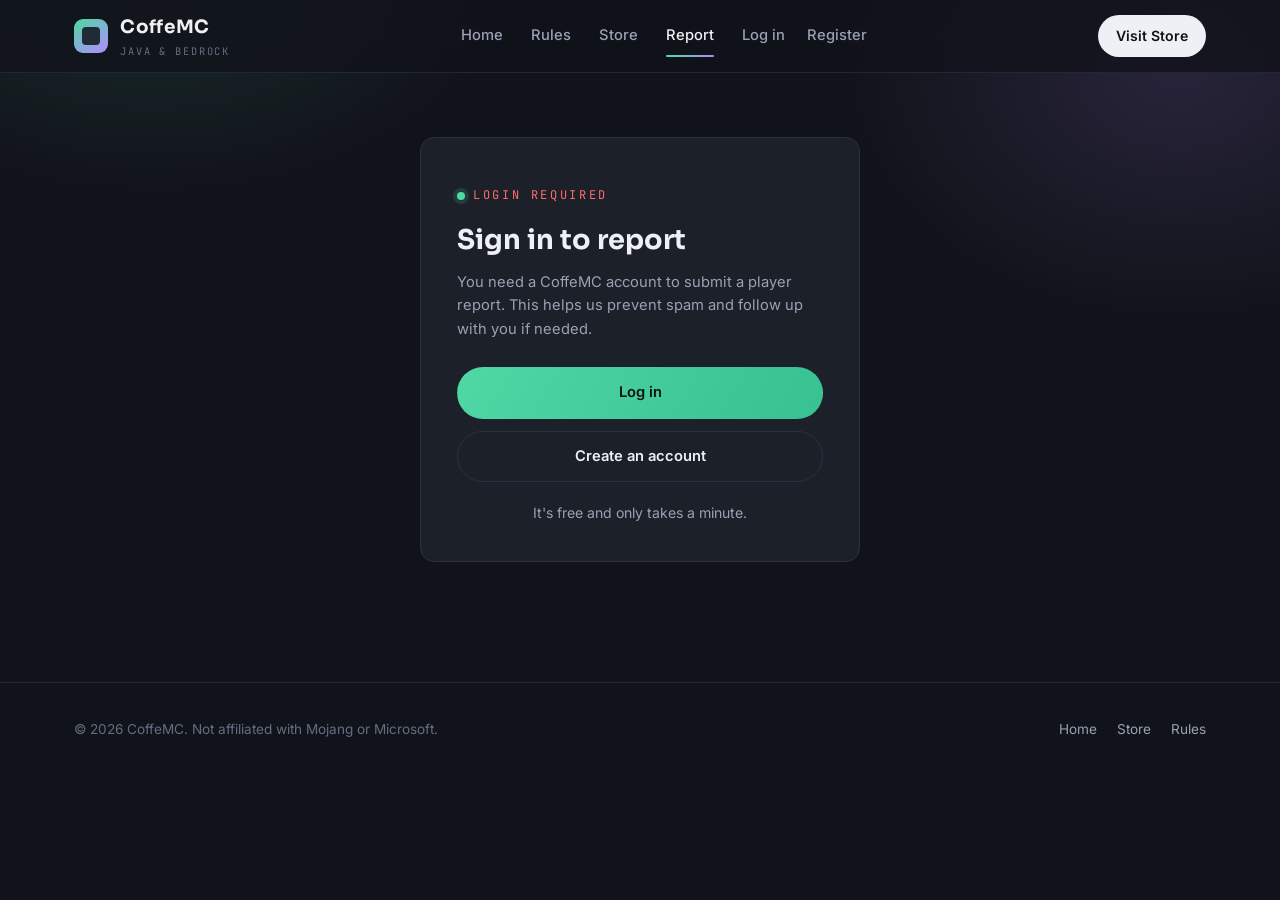
<file: report.html>
<!DOCTYPE html>
<html lang="en">
<head>
<meta charset="UTF-8">
<meta name="viewport" content="width=device-width, initial-scale=1.0">
<title>Report a Player — CoffeMC</title>
<meta name="description" content="Report a player on CoffeMC with video proof. Limited to one report per day.">
<link rel="preconnect" href="https://fonts.googleapis.com">
<link rel="preconnect" href="https://fonts.gstatic.com" crossorigin>
<link href="https://fonts.googleapis.com/css2?family=Sora:wght@600;700;800&family=Inter:wght@400;500;600&family=JetBrains+Mono:wght@400;600;700&display=swap" rel="stylesheet">
<link rel="stylesheet" href="style.css">
</head>
<body>

<nav class="nav">
  <div class="wrap nav-inner">
    <a href="index.html" class="brand">
      <span class="brand-mark" aria-hidden="true"></span>
      <span>
        CoffeMC
        <small>Java &amp; Bedrock</small>
      </span>
    </a>

    <div class="nav-links">
      <a href="index.html">Home</a>
      <a href="index.html#rules">Rules</a>
      <a href="store.html">Store</a>
      <a href="report.html" class="active">Report</a>
      <div class="auth-nav-slot"></div>
    </div>

    <a href="store.html" class="nav-cta desktop-only">Visit Store</a>

    <button class="menu-btn" onclick="toggleMenu()" aria-label="Toggle menu">
      <svg viewBox="0 0 24 24" fill="none" stroke="currentColor" stroke-width="2" stroke-linecap="round"><line x1="3" y1="6" x2="21" y2="6"/><line x1="3" y1="12" x2="21" y2="12"/><line x1="3" y1="18" x2="21" y2="18"/></svg>
    </button>
  </div>

  <div class="wrap">
    <div id="menu">
      <a href="index.html">Home</a>
      <a href="index.html#world">Live World</a>
      <a href="index.html#rules">Rules</a>
      <a href="store.html">Store</a>
      <a href="report.html" class="active">Report</a>
      <div class="auth-nav-slot"></div>
    </div>
  </div>
</nav>

<section class="auth-section">

  <!-- Shown when NOT logged in -->
  <div class="auth-card" id="guestCard" style="display:none">
    <p class="eyebrow" style="color:var(--danger)">Login required</p>
    <h1>Sign in to report</h1>
    <p class="auth-sub">
      You need a CoffeMC account to submit a player report. This helps
      us prevent spam and follow up with you if needed.
    </p>
    <a href="login.html?next=report.html" class="btn btn-primary" style="display:flex;justify-content:center;margin-bottom:12px">
      Log in
    </a>
    <a href="register.html" class="btn btn-ghost" style="display:flex;justify-content:center">
      Create an account
    </a>
    <div class="auth-switch" style="margin-top:20px">
      It's free and only takes a minute.
    </div>
  </div>

  <!-- Shown when logged in -->
  <div class="report-card" id="reportCard" style="display:none">
    <p class="eyebrow" style="color:var(--danger)">Report a player</p>
    <h1>Submit a report</h1>
    <p class="auth-sub">
      Saw someone breaking the rules? Attach a short video as proof (max
      50MB) and our staff will be notified right away. You can only
      submit one report per day.
    </p>

    <form id="reportForm">
      <div class="field">
        <label for="reportName">Your Minecraft username</label>
        <input type="text" id="reportName" placeholder="Your in-game name" required>
      </div>

      <div class="field">
        <label>Video proof (max 50MB)</label>
        <label class="file-drop" id="fileDrop">
          <input type="file" id="reportVideo" accept="video/*" required>
          <svg width="28" height="28" viewBox="0 0 24 24" fill="none" stroke="currentColor" stroke-width="2" stroke-linecap="round" stroke-linejoin="round"><path d="M23 7l-7 5 7 5V7z"/><rect x="1" y="5" width="15" height="14" rx="2" ry="2"/></svg>
          <span class="file-name" id="fileName">Click to choose a video</span>
          <span class="file-hint">MP4, MOV, or WEBM — up to 50MB</span>
        </label>
      </div>

      <button type="submit" class="btn btn-primary">Submit report</button>
      <div class="form-msg" id="reportMsg"></div>
    </form>
  </div>

</section>

<footer>
  <div class="wrap footer-inner">
    <span>&copy; 2026 CoffeMC. Not affiliated with Mojang or Microsoft.</span>
    <div class="footer-links">
      <a href="index.html">Home</a>
      <a href="store.html">Store</a>
      <a href="index.html#rules">Rules</a>
    </div>
  </div>
</footer>

<script src="auth.js"></script>
<script src="script.js"></script>
<script>
  // Show correct card based on login state
  if (isLoggedIn()) {
    document.getElementById("reportCard").style.display = "block";

    // Pre-fill name from account if available
    const user = getStoredUser();
    if (user && user.name) {
      document.getElementById("reportName").value = user.name;
    }
  } else {
    document.getElementById("guestCard").style.display = "block";
  }

  const MAX_VIDEO_BYTES = 50 * 1024 * 1024;

  const fileInput = document.getElementById("reportVideo");
  const fileNameEl = document.getElementById("fileName");

  fileInput.addEventListener("change", function(){
    if (this.files && this.files[0]) {
      const file = this.files[0];
      fileNameEl.textContent = `${file.name} (${(file.size / (1024 * 1024)).toFixed(1)} MB)`;
    } else {
      fileNameEl.textContent = "Click to choose a video";
    }
  });

  const reportForm = document.getElementById("reportForm");
  reportForm.addEventListener("submit", async function(e){
    e.preventDefault();

    const name = document.getElementById("reportName").value.trim();
    const file = fileInput.files[0];
    const msgEl = document.getElementById("reportMsg");
    const submitBtn = reportForm.querySelector("button[type=submit]");

    msgEl.textContent = "";
    msgEl.className = "form-msg";

    if (!name) {
      msgEl.textContent = "Please enter your Minecraft username.";
      msgEl.className = "form-msg err show";
      return;
    }
    if (!file) {
      msgEl.textContent = "Please attach a video.";
      msgEl.className = "form-msg err show";
      return;
    }
    if (file.size > MAX_VIDEO_BYTES) {
      msgEl.textContent = "That video is too large — the limit is 50MB.";
      msgEl.className = "form-msg err show";
      return;
    }

    // Double-check still logged in before submitting
    if (!isLoggedIn()) {
      window.location.href = "login.html?next=report.html";
      return;
    }

    submitBtn.disabled = true;
    submitBtn.textContent = "Uploading...";

    try {
      const form = new FormData();
      form.append("name", name);
      form.append("video", file);

      const res = await apiFetch("/api/report", { method: "POST", body: form });
      const data = await res.json();

      if (res.status === 401) {
        clearSession();
        window.location.href = "login.html?next=report.html";
        return;
      }

      if (!res.ok) {
        msgEl.textContent = data.error || "Couldn't submit your report. Please try again.";
        msgEl.className = "form-msg err show";
        submitBtn.disabled = false;
        submitBtn.textContent = "Submit report";
        return;
      }

      msgEl.textContent = data.message || "Report submitted — thanks!";
      msgEl.className = "form-msg ok show";
      reportForm.reset();
      fileNameEl.textContent = "Click to choose a video";
      submitBtn.textContent = "Report submitted";
    } catch(err) {
      console.error(err);
      msgEl.textContent = "Couldn't reach the server. Please try again in a moment.";
      msgEl.className = "form-msg err show";
      submitBtn.disabled = false;
      submitBtn.textContent = "Submit report";
    }
  });
</script>
</body>
</html>
</file>
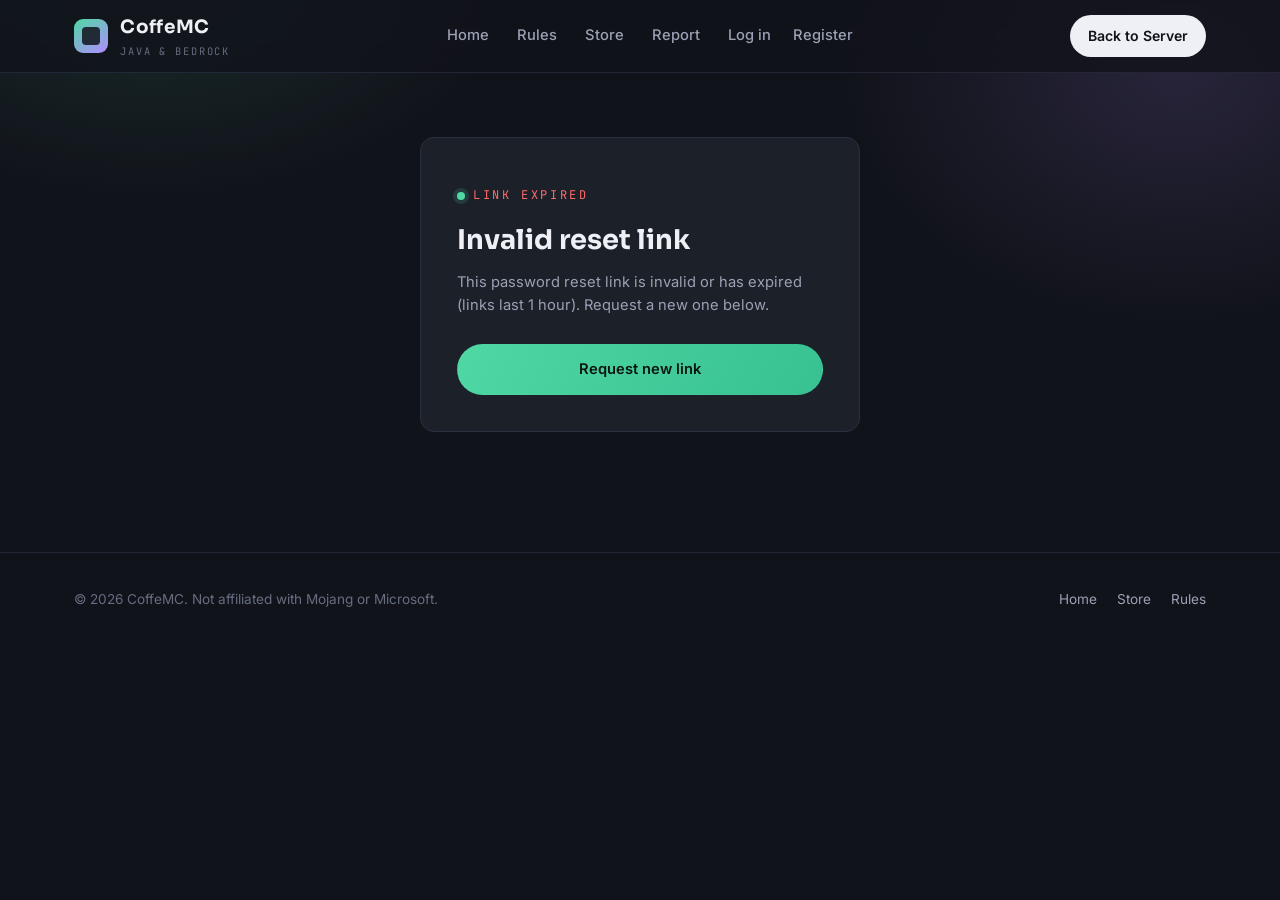
<file: reset-password.html>
<!DOCTYPE html>
<html lang="en">
<head>
<meta charset="UTF-8">
<meta name="viewport" content="width=device-width, initial-scale=1.0">
<title>Reset Password — CoffeMC</title>
<meta name="description" content="Set a new password for your CoffeMC account.">
<link rel="preconnect" href="https://fonts.googleapis.com">
<link rel="preconnect" href="https://fonts.gstatic.com" crossorigin>
<link href="https://fonts.googleapis.com/css2?family=Sora:wght@600;700;800&family=Inter:wght@400;500;600&family=JetBrains+Mono:wght@400;600;700&display=swap" rel="stylesheet">
<link rel="stylesheet" href="style.css">
</head>
<body>

<nav class="nav">
  <div class="wrap nav-inner">
    <a href="index.html" class="brand">
      <span class="brand-mark" aria-hidden="true"></span>
      <span>
        CoffeMC
        <small>Java &amp; Bedrock</small>
      </span>
    </a>

    <div class="nav-links">
      <a href="index.html">Home</a>
      <a href="index.html#rules">Rules</a>
      <a href="store.html">Store</a>
      <a href="report.html">Report</a>
      <div class="auth-nav-slot"></div>
    </div>

    <a href="index.html" class="nav-cta desktop-only">Back to Server</a>

    <button class="menu-btn" onclick="toggleMenu()" aria-label="Toggle menu">
      <svg viewBox="0 0 24 24" fill="none" stroke="currentColor" stroke-width="2" stroke-linecap="round"><line x1="3" y1="6" x2="21" y2="6"/><line x1="3" y1="12" x2="21" y2="12"/><line x1="3" y1="18" x2="21" y2="18"/></svg>
    </button>
  </div>

  <div class="wrap">
    <div id="menu">
      <a href="index.html">Home</a>
      <a href="index.html#world">Live World</a>
      <a href="index.html#rules">Rules</a>
      <a href="store.html">Store</a>
      <a href="report.html">Report</a>
      <div class="auth-nav-slot"></div>
    </div>
  </div>
</nav>

<section class="auth-section">
  <div class="auth-card" id="resetCard">
    <p class="eyebrow">Account recovery</p>
    <h1>Set new password</h1>
    <p class="auth-sub">
      Choose a new password for your CoffeMC account. Must be at least
      8 characters.
    </p>

    <form id="resetForm">
      <div class="field">
        <label for="newPassword">New password</label>
        <input type="password" id="newPassword" placeholder="At least 8 characters" minlength="8" required>
      </div>
      <div class="field">
        <label for="confirmPassword">Confirm new password</label>
        <input type="password" id="confirmPassword" placeholder="Re-enter your password" minlength="8" required>
      </div>
      <button type="submit" class="btn btn-primary">Update password</button>
      <div class="form-msg" id="resetMsg"></div>
    </form>
  </div>

  <!-- Shown if the token is missing or invalid -->
  <div class="auth-card" id="invalidCard" style="display:none">
    <p class="eyebrow" style="color:var(--danger)">Link expired</p>
    <h1>Invalid reset link</h1>
    <p class="auth-sub">
      This password reset link is invalid or has expired (links last
      1 hour). Request a new one below.
    </p>
    <a href="forgot-password.html" class="btn btn-primary" style="display:flex;justify-content:center;margin-top:8px">
      Request new link
    </a>
  </div>
</section>

<footer>
  <div class="wrap footer-inner">
    <span>&copy; 2026 CoffeMC. Not affiliated with Mojang or Microsoft.</span>
    <div class="footer-links">
      <a href="index.html">Home</a>
      <a href="store.html">Store</a>
      <a href="index.html#rules">Rules</a>
    </div>
  </div>
</footer>

<script src="auth.js"></script>
<script src="script.js"></script>
<script>
  // Read the token from the URL: ?token=xxx
  const params = new URLSearchParams(window.location.search);
  const resetToken = params.get("token");

  if (!resetToken) {
    document.getElementById("resetCard").style.display = "none";
    document.getElementById("invalidCard").style.display = "block";
  }

  const resetForm = document.getElementById("resetForm");
  resetForm.addEventListener("submit", async function(e) {
    e.preventDefault();

    const password = document.getElementById("newPassword").value;
    const confirmPassword = document.getElementById("confirmPassword").value;
    const msgEl = document.getElementById("resetMsg");
    const submitBtn = resetForm.querySelector("button[type=submit]");

    msgEl.textContent = "";
    msgEl.className = "form-msg";

    if (password !== confirmPassword) {
      msgEl.textContent = "Passwords do not match.";
      msgEl.className = "form-msg err show";
      return;
    }

    submitBtn.disabled = true;
    submitBtn.textContent = "Updating...";

    try {
      const res = await apiFetch("/api/reset-password", {
        method: "POST",
        headers: { "Content-Type": "application/json" },
        body: JSON.stringify({ token: resetToken, password, confirmPassword })
      });
      const data = await res.json();

      if (!res.ok) {
        // Token expired or invalid
        if (res.status === 400 || res.status === 404) {
          document.getElementById("resetCard").style.display = "none";
          document.getElementById("invalidCard").style.display = "block";
          return;
        }
        msgEl.textContent = data.error || "Something went wrong. Please try again.";
        msgEl.className = "form-msg err show";
        submitBtn.disabled = false;
        submitBtn.textContent = "Update password";
        return;
      }

      msgEl.textContent = "Password updated! Redirecting to login...";
      msgEl.className = "form-msg ok show";
      submitBtn.textContent = "Done!";

      setTimeout(() => {
        window.location.href = "login.html";
      }, 2000);
    } catch(err) {
      console.error(err);
      msgEl.textContent = "Couldn't reach the server. Please try again in a moment.";
      msgEl.className = "form-msg err show";
      submitBtn.disabled = false;
      submitBtn.textContent = "Update password";
    }
  });
</script>
</body>
</html>
</file>
<file: style.css>
/* ============================================================
   DRIFTLANDS — design tokens
   ============================================================ */
:root{
  /* surfaces */
  --bg:        #11131a;
  --bg-soft:   #161922;
  --panel:     #1c2029;
  --panel-2:   #232838;
  --border:    #2b3040;
  --border-soft: #232735;

  /* text */
  --text:      #eef0f5;
  --text-dim:  #9aa1b4;
  --text-faint:#666d80;

  /* accents */
  --emerald:   #4fd8a4;
  --emerald-dim: rgba(79,216,164,.14);
  --amethyst:  #b18cff;
  --amethyst-dim: rgba(177,140,255,.14);
  --gold:      #ffcf6b;
  --gold-dim:  rgba(255,207,107,.14);
  --danger:    #ff6b6b;

  /* rarity */
  --r-common:    #aab2c6;
  --r-rare:      #5aa7ff;
  --r-epic:      #b15bff;
  --r-legendary: #ffb347;

  /* type */
  --font-display: "Sora", "Segoe UI", sans-serif;
  --font-body: "Inter", "Segoe UI", sans-serif;
  --font-mono: "JetBrains Mono", "Consolas", monospace;

  /* layout */
  --maxw: 1180px;
  --radius: 14px;
  --radius-sm: 8px;
}

*{ box-sizing: border-box; }
html{ scroll-behavior: smooth; }

body{
  margin:0;
  background: var(--bg);
  color: var(--text);
  font-family: var(--font-body);
  font-size: 16px;
  line-height: 1.6;
  -webkit-font-smoothing: antialiased;
}

/* faint topographic glow behind everything */
body::before{
  content:"";
  position: fixed;
  inset: 0;
  z-index: -1;
  background:
    radial-gradient(620px 420px at 12% -6%, var(--emerald-dim), transparent 60%),
    radial-gradient(560px 420px at 92% 8%, var(--amethyst-dim), transparent 60%),
    var(--bg);
  pointer-events: none;
}

img{ max-width: 100%; display:block; }
a{ color: inherit; text-decoration: none; }

.wrap{
  max-width: var(--maxw);
  margin: 0 auto;
  padding: 0 24px;
}

/* ============================================================
   NAV
   ============================================================ */
.nav{
  position: sticky;
  top: 0;
  z-index: 50;
  background: rgba(17,19,26,.78);
  backdrop-filter: blur(14px);
  border-bottom: 1px solid var(--border-soft);
}
.nav-inner{
  display:flex;
  align-items: center;
  justify-content: space-between;
  height: 72px;
}
.brand{
  display:flex;
  align-items:center;
  gap: 12px;
  font-family: var(--font-display);
  font-weight: 700;
  font-size: 1.15rem;
  letter-spacing: .04em;
}
.brand-mark{
  width: 34px; height: 34px;
  border-radius: 9px;
  background: linear-gradient(145deg, var(--emerald), var(--amethyst));
  position: relative;
  flex-shrink:0;
}
.brand-mark::after{
  content:"";
  position:absolute; inset: 8px;
  border-radius: 4px;
  background: var(--bg);
  opacity:.85;
}
.brand small{
  display:block;
  font-family: var(--font-mono);
  font-weight: 400;
  font-size: .65rem;
  letter-spacing: .18em;
  color: var(--text-faint);
  text-transform: uppercase;
  margin-top: 2px;
}

.nav-links{
  display:flex;
  align-items:center;
  gap: 28px;
  font-size: .92rem;
  font-weight: 500;
}
.nav-links a{
  color: var(--text-dim);
  transition: color .15s ease;
  position: relative;
}
.nav-links a:hover, .nav-links a.active{ color: var(--text); }
.nav-links a.active::after{
  content:"";
  position:absolute; left:0; right:0; bottom:-9px;
  height:2px;
  background: linear-gradient(90deg, var(--emerald), var(--amethyst));
  border-radius: 2px;
}

.nav-cta{
  display:inline-flex;
  align-items:center;
  gap:8px;
  padding: 10px 18px;
  border-radius: 999px;
  background: var(--text);
  color: var(--bg);
  font-weight: 600;
  font-size: .88rem;
  border: none;
  cursor:pointer;
  transition: transform .15s ease, opacity .15s ease;
}
.nav-cta:hover{ transform: translateY(-1px); opacity:.92; }

.menu-btn{
  display:none;
  background:none; border:none; cursor:pointer;
  width:40px; height:40px;
  border-radius: 8px;
  align-items:center; justify-content:center;
  color: var(--text);
}
.menu-btn svg{ width:22px; height:22px; }

#menu{
  display:none;
  flex-direction: column;
  gap: 4px;
  padding: 12px 0 18px;
  border-top: 1px solid var(--border-soft);
}
#menu.show{ display:flex; }
#menu a{
  padding: 12px 4px;
  color: var(--text-dim);
  font-weight: 500;
  border-bottom: 1px solid var(--border-soft);
}
#menu a:last-child{ border-bottom:none; }
#menu a.active{ color: var(--emerald); }

@media (max-width: 820px){
  .nav-links{ display:none; }
  .nav-cta.desktop-only{ display:none; }
  .menu-btn{ display:flex; }
}

/* ============================================================
   HERO
   ============================================================ */
.hero{
  padding: 86px 0 64px;
  position: relative;
}
.eyebrow{
  display:inline-flex;
  align-items:center;
  gap: 8px;
  font-family: var(--font-mono);
  font-size: .75rem;
  letter-spacing: .22em;
  text-transform: uppercase;
  color: var(--emerald);
  margin-bottom: 22px;
}
.eyebrow::before{
  content:"";
  width: 8px; height:8px;
  border-radius: 50%;
  background: var(--emerald);
  box-shadow: 0 0 0 4px var(--emerald-dim);
}

.hero h1{
  font-family: var(--font-display);
  font-weight: 800;
  font-size: clamp(2.6rem, 7vw, 4.6rem);
  line-height: 1.04;
  letter-spacing: -0.01em;
  margin: 0 0 18px;
  max-width: 14ch;
}
.hero h1 .accent{
  background: linear-gradient(120deg, var(--emerald), var(--amethyst));
  -webkit-background-clip: text;
  background-clip: text;
  color: transparent;
}
.hero p.lead{
  font-size: 1.08rem;
  color: var(--text-dim);
  max-width: 46ch;
  margin: 0 0 36px;
}

.pill{
  display:inline-flex;
  align-items:center;
  gap: 7px;
  font-family: var(--font-mono);
  font-size: .72rem;
  letter-spacing: .12em;
  text-transform: uppercase;
  color: var(--text-dim);
  background: var(--bg-soft);
  border: 1px solid var(--border-soft);
  padding: 6px 12px;
  border-radius: 999px;
}
.pill svg{ width:13px; height:13px; }

/* IP / status card */
.server-card{
  display:flex;
  flex-wrap: wrap;
  gap: 14px;
  align-items: stretch;
  background: var(--panel);
  border: 1px solid var(--border);
  border-radius: var(--radius);
  padding: 18px;
  max-width: 640px;
  position: relative;
}
.ip-block{
  flex: 1 1 260px;
  display:flex;
  align-items:center;
  justify-content: space-between;
  gap: 14px;
  background: var(--bg-soft);
  border: 1px solid var(--border-soft);
  border-radius: var(--radius-sm);
  padding: 14px 16px;
}
.ip-block .label{
  font-family: var(--font-mono);
  font-size: .7rem;
  letter-spacing: .18em;
  text-transform: uppercase;
  color: var(--text-faint);
  margin-bottom: 4px;
}
.ip-block .value{
  font-family: var(--font-mono);
  font-size: 1.05rem;
  font-weight: 600;
  letter-spacing: .02em;
}
.copy-btn{
  flex-shrink:0;
  display:inline-flex;
  align-items:center;
  gap:8px;
  background: var(--panel-2);
  border: 1px solid var(--border);
  color: var(--text);
  font-size: .82rem;
  font-weight: 600;
  padding: 10px 14px;
  border-radius: 999px;
  cursor:pointer;
  transition: border-color .15s ease, transform .15s ease;
}
.copy-btn:hover{ border-color: var(--emerald); transform: translateY(-1px); }
.copy-btn svg{ width:15px; height:15px; }

.status-group{
  display:flex;
  gap: 10px;
  flex: 1 1 220px;
}
.status-block{
  flex: 1 1 0;
  display:flex;
  flex-direction: column;
  justify-content: center;
  align-items: flex-start;
  gap: 6px;
  padding: 14px 16px;
  border-radius: var(--radius-sm);
  border: 1px solid var(--border-soft);
  background: var(--bg-soft);
  min-width: 110px;
}
.status-block .label{
  font-family: var(--font-mono);
  font-size: .7rem;
  letter-spacing: .18em;
  text-transform: uppercase;
  color: var(--text-faint);
  display:flex;
  align-items:center;
  gap:6px;
}
.status-block .label .plat-icon{
  width:14px; height:14px;
}
.status-row{ display:flex; align-items:center; gap:8px; }
.status-dot{
  width:9px; height:9px; border-radius:50%;
  background: var(--text-faint);
  box-shadow: 0 0 0 0 transparent;
}
.status-dot.online{
  background: var(--emerald);
  box-shadow: 0 0 0 4px var(--emerald-dim);
  animation: pulse 2.4s ease-in-out infinite;
}
@keyframes pulse{
  0%,100%{ box-shadow: 0 0 0 4px var(--emerald-dim); }
  50%{ box-shadow: 0 0 0 8px transparent; }
}
#players{
  font-family: var(--font-mono);
  font-size: 1.05rem;
  font-weight: 600;
}

.copied-toast{
  position: absolute;
  top: -14px; right: 18px;
  background: var(--emerald);
  color: #0c1410;
  font-size: .78rem;
  font-weight: 700;
  padding: 7px 14px;
  border-radius: 999px;
  opacity: 0;
  transform: translateY(6px) scale(.95);
  transition: opacity .2s ease, transform .2s ease;
  pointer-events: none;
}
.copied-toast.show{
  opacity: 1;
  transform: translateY(0) scale(1);
}

.hero-actions{
  display:flex;
  gap: 12px;
  margin-top: 26px;
  flex-wrap: wrap;
}
.btn{
  display:inline-flex;
  align-items:center;
  gap:8px;
  padding: 13px 22px;
  border-radius: 999px;
  font-weight: 600;
  font-size: .92rem;
  border: 1px solid transparent;
  cursor:pointer;
  transition: transform .15s ease, opacity .15s ease, border-color .15s ease;
}
.btn:hover{ transform: translateY(-1px); }
.btn-primary{
  background: linear-gradient(120deg, var(--emerald), #38c191);
  color: #0c1410;
}
.btn-primary:hover{ opacity: .92; }
.btn-ghost{
  background: transparent;
  border-color: var(--border);
  color: var(--text);
}
.btn-ghost:hover{ border-color: var(--amethyst); }

/* ============================================================
   SECTION GENERIC
   ============================================================ */
section{ padding: 64px 0; }
.section-head{
  display:flex;
  align-items: flex-end;
  justify-content: space-between;
  gap: 24px;
  margin-bottom: 36px;
  flex-wrap: wrap;
}
.section-head h2{
  font-family: var(--font-display);
  font-size: clamp(1.6rem, 4vw, 2.2rem);
  margin: 6px 0 0;
}
.section-head p{
  color: var(--text-dim);
  max-width: 46ch;
  margin: 0;
}

/* ============================================================
   LIVE WORLD / PLAYER LIST
   ============================================================ */
.players-panel{
  background: var(--panel);
  border: 1px solid var(--border);
  border-radius: var(--radius);
  padding: 28px;
}
.players-panel-head{
  display:flex;
  align-items:center;
  justify-content: space-between;
  gap: 16px;
  margin-bottom: 22px;
  flex-wrap: wrap;
}
.players-panel-head h3{
  font-family: var(--font-display);
  font-size: 1.2rem;
  margin: 0;
}
.players-count{
  font-family: var(--font-mono);
  font-size: .85rem;
  color: var(--text-dim);
  background: var(--bg-soft);
  border: 1px solid var(--border-soft);
  padding: 6px 12px;
  border-radius: 999px;
}
.players-count strong{ color: var(--emerald); }

.player-grid{
  display:grid;
  grid-template-columns: repeat(auto-fill, minmax(96px, 1fr));
  gap: 14px;
}
.player-card{
  display:flex;
  flex-direction: column;
  align-items:center;
  gap: 10px;
  padding: 14px 8px;
  background: var(--bg-soft);
  border: 1px solid var(--border-soft);
  border-radius: var(--radius-sm);
  text-align:center;
}
.player-card img{
  width: 48px; height: 48px;
  border-radius: 6px;
  image-rendering: pixelated;
  border: 1px solid var(--border);
}
.player-card span{
  font-family: var(--font-mono);
  font-size: .76rem;
  color: var(--text-dim);
  overflow:hidden;
  text-overflow:ellipsis;
  white-space:nowrap;
  max-width: 100%;
}

.players-empty{
  display:flex;
  flex-direction: column;
  align-items: center;
  justify-content: center;
  text-align:center;
  gap: 8px;
  padding: 40px 20px;
  color: var(--text-dim);
}
.players-empty .big{
  font-family: var(--font-mono);
  font-size: 2.2rem;
  color: var(--text);
}
.players-empty small{ color: var(--text-faint); font-size: .82rem; }

/* ============================================================
   FEATURE CARDS
   ============================================================ */
.feature-grid{
  display:grid;
  grid-template-columns: repeat(3, 1fr);
  gap: 18px;
}
@media (max-width: 860px){
  .feature-grid{ grid-template-columns: 1fr; }
}
.feature-card{
  background: var(--panel);
  border: 1px solid var(--border);
  border-radius: var(--radius);
  padding: 26px;
  transition: border-color .2s ease, transform .2s ease;
}
.feature-card:hover{
  border-color: var(--border-soft);
  transform: translateY(-3px);
}
.feature-icon{
  width: 42px; height: 42px;
  border-radius: 10px;
  display:flex; align-items:center; justify-content:center;
  margin-bottom: 18px;
}
.feature-icon svg{ width:20px; height:20px; }
.feature-icon.e{ background: var(--emerald-dim); color: var(--emerald); }
.feature-icon.a{ background: var(--amethyst-dim); color: var(--amethyst); }
.feature-icon.g{ background: var(--gold-dim); color: var(--gold); }
.feature-card h3{
  font-family: var(--font-display);
  font-size: 1.08rem;
  margin: 0 0 8px;
}
.feature-card p{
  color: var(--text-dim);
  font-size: .92rem;
  margin: 0;
}

/* ============================================================
   CTA STRIP
   ============================================================ */
.cta-strip{
  background: var(--panel);
  border: 1px solid var(--border);
  border-radius: var(--radius);
  padding: 40px;
  display:flex;
  align-items:center;
  justify-content: space-between;
  gap: 24px;
  flex-wrap: wrap;
  position: relative;
  overflow:hidden;
}
.cta-strip::after{
  content:"";
  position:absolute;
  right: -60px; top: -60px;
  width: 220px; height: 220px;
  background: radial-gradient(circle, var(--amethyst-dim), transparent 70%);
  pointer-events:none;
}
.cta-strip h3{
  font-family: var(--font-display);
  font-size: 1.4rem;
  margin: 0 0 6px;
}
.cta-strip p{ margin:0; color: var(--text-dim); }

/* ============================================================
   FOOTER
   ============================================================ */
footer{
  border-top: 1px solid var(--border-soft);
  padding: 36px 0 48px;
  margin-top: 24px;
}
.footer-inner{
  display:flex;
  align-items:center;
  justify-content: space-between;
  gap: 16px;
  flex-wrap: wrap;
  color: var(--text-faint);
  font-size: .85rem;
}
.footer-links{ display:flex; gap: 20px; }
.footer-links a{ color: var(--text-dim); }
.footer-links a:hover{ color: var(--text); }

/* ============================================================
   STORE PAGE
   ============================================================ */
.store-hero{
  padding: 64px 0 36px;
}
.store-hero h1{
  font-family: var(--font-display);
  font-weight: 800;
  font-size: clamp(2.2rem, 6vw, 3.4rem);
  margin: 14px 0 12px;
}
.store-hero p{
  color: var(--text-dim);
  max-width: 52ch;
  font-size: 1.02rem;
}

.tab-row{
  display:flex;
  gap: 10px;
  margin: 28px 0 8px;
  flex-wrap: wrap;
}
.tab-btn{
  background: var(--panel);
  border: 1px solid var(--border);
  color: var(--text-dim);
  font-weight: 600;
  font-size: .88rem;
  padding: 10px 20px;
  border-radius: 999px;
  cursor:pointer;
  transition: all .15s ease;
}
.tab-btn.active{
  color: var(--bg);
  background: linear-gradient(120deg, var(--emerald), var(--amethyst));
  border-color: transparent;
}

/* Inventory-tooltip style cards */
.shop-grid{
  display:grid;
  grid-template-columns: repeat(auto-fill, minmax(260px, 1fr));
  gap: 20px;
  margin-top: 28px;
}
.tab-panel{ display:none; }
.tab-panel.active{ display:block; }

.item-card{
  position: relative;
  background: linear-gradient(165deg, var(--panel-2), var(--panel) 60%);
  border: 1px solid var(--border);
  border-radius: var(--radius);
  padding: 22px;
  display:flex;
  flex-direction: column;
  gap: 14px;
  overflow:hidden;
  transition: transform .2s ease, box-shadow .2s ease, border-color .2s ease;
}
.item-card::before{
  content:"";
  position:absolute;
  inset: 0;
  border-radius: var(--radius);
  border: 1px solid transparent;
  pointer-events:none;
  transition: border-color .2s ease;
}
.item-card:hover{ transform: translateY(-4px); }

/* rarity accents */
.item-card.common{ --r: var(--r-common); }
.item-card.rare{ --r: var(--r-rare); }
.item-card.epic{ --r: var(--r-epic); }
.item-card.legendary{ --r: var(--r-legendary); }

.item-card:hover{ border-color: var(--r); box-shadow: 0 14px 40px -22px var(--r); }

.item-card .rarity-tag{
  position:absolute;
  top: 18px; right: 18px;
  font-family: var(--font-mono);
  font-size: .65rem;
  letter-spacing: .16em;
  text-transform: uppercase;
  color: var(--r);
  border: 1px solid var(--r);
  border-radius: 999px;
  padding: 4px 10px;
  background: color-mix(in srgb, var(--r) 14%, transparent);
}

.item-card .item-icon{
  width: 50px; height: 50px;
  border-radius: 10px;
  display:flex; align-items:center; justify-content:center;
  font-size: 1.5rem;
  background: color-mix(in srgb, var(--r) 16%, var(--bg-soft));
  border: 1px solid color-mix(in srgb, var(--r) 40%, var(--border));
}

.item-card h3{
  font-family: var(--font-display);
  font-size: 1.2rem;
  margin: 0;
  color: var(--r);
}
.item-card .desc{
  color: var(--text-dim);
  font-size: .88rem;
  margin: 0;
  min-height: 40px;
}
.perks{
  list-style:none;
  margin: 0; padding: 0;
  display:flex; flex-direction:column; gap:6px;
  font-size: .85rem;
  color: var(--text);
}
.perks li{ display:flex; gap:8px; align-items:flex-start; }
.perks li::before{
  content:"";
  margin-top: 7px;
  width: 6px; height: 6px;
  flex-shrink:0;
  border-radius: 1px;
  background: var(--r);
}
.item-foot{
  margin-top: auto;
  display:flex;
  align-items:center;
  justify-content: space-between;
  gap: 12px;
  padding-top: 14px;
  border-top: 1px solid var(--border-soft);
}
.price{
  font-family: var(--font-mono);
  font-weight: 700;
  font-size: 1.15rem;
  color: var(--gold);
}
.price small{
  font-size: .68rem;
  color: var(--text-faint);
  font-weight: 400;
  display:block;
  letter-spacing: .12em;
  text-transform: uppercase;
}
.buy-btn{
  background: var(--text);
  color: var(--bg);
  font-weight: 700;
  font-size: .85rem;
  border: none;
  border-radius: 999px;
  padding: 11px 20px;
  cursor:pointer;
  transition: transform .15s ease, opacity .15s ease;
}
.buy-btn:hover{ transform: translateY(-1px); opacity:.9; }

/* ============================================================
   CHECKOUT MODAL
   ============================================================ */
.modal-overlay{
  position: fixed;
  inset: 0;
  background: rgba(8,9,14,.7);
  backdrop-filter: blur(4px);
  display:none;
  align-items:center;
  justify-content:center;
  padding: 20px;
  z-index: 100;
}
.modal-overlay.show{ display:flex; }
.modal{
  background: var(--panel);
  border: 1px solid var(--border);
  border-radius: var(--radius);
  padding: 28px;
  max-width: 440px;
  width: 100%;
  position: relative;
}
.modal-close{
  position:absolute;
  top: 16px; right: 16px;
  background: var(--bg-soft);
  border: 1px solid var(--border-soft);
  width: 32px; height: 32px;
  border-radius: 8px;
  color: var(--text-dim);
  cursor:pointer;
  display:flex; align-items:center; justify-content:center;
}
.modal-close:hover{ color: var(--text); }
.modal h3{
  font-family: var(--font-display);
  font-size: 1.2rem;
  margin: 0 0 4px;
}
.modal .modal-sub{
  color: var(--text-dim);
  font-size: .88rem;
  margin: 0 0 20px;
}
.modal .summary{
  display:flex;
  align-items:center;
  justify-content: space-between;
  background: var(--bg-soft);
  border: 1px solid var(--border-soft);
  border-radius: var(--radius-sm);
  padding: 12px 16px;
  margin-bottom: 18px;
  font-size: .9rem;
}
.modal .summary .name{ font-weight:600; }
.modal .summary .price{ font-size: 1rem; }

.field{ margin-bottom: 16px; }
.field label{
  display:block;
  font-size: .8rem;
  font-weight: 600;
  margin-bottom: 6px;
  color: var(--text-dim);
}
.field input,
.field select{
  width: 100%;
  background: var(--bg-soft);
  border: 1px solid var(--border-soft);
  border-radius: var(--radius-sm);
  padding: 12px 14px;
  color: var(--text);
  font-family: var(--font-body);
  font-size: .94rem;
  appearance: none;
}
.field select{
  background-image: url("data:image/svg+xml,%3Csvg xmlns='http://www.w3.org/2000/svg' width='12' height='8' viewBox='0 0 12 8' fill='none'%3E%3Cpath d='M1 1.5L6 6.5L11 1.5' stroke='%239aa1b4' stroke-width='1.6' stroke-linecap='round' stroke-linejoin='round'/%3E%3C/svg%3E");
  background-repeat: no-repeat;
  background-position: right 14px center;
  cursor: pointer;
}
.field input:focus,
.field select:focus{
  outline: none;
  border-color: var(--emerald);
}
.field small{
  display:block;
  margin-top: 6px;
  color: var(--text-faint);
  font-size: .76rem;
}
.modal .btn{ width: 100%; justify-content:center; }
.form-msg{
  margin-top: 12px;
  font-size: .85rem;
  text-align:center;
}
.form-msg.ok{ color: var(--emerald); }
.form-msg.err{ color: var(--danger); }

/* edition pill toggle */
.edition-toggle{
  display:flex;
  gap: 8px;
}
.edition-toggle input{ display:none; }
.edition-toggle label{
  flex: 1;
  display:flex;
  align-items:center;
  justify-content:center;
  gap: 8px;
  padding: 11px 0;
  border: 1px solid var(--border-soft);
  border-radius: var(--radius-sm);
  background: var(--bg-soft);
  color: var(--text-dim);
  font-size: .88rem;
  font-weight: 600;
  cursor: pointer;
  transition: all .15s ease;
}
.edition-toggle input:checked + label{
  color: var(--bg);
  background: linear-gradient(120deg, var(--emerald), var(--amethyst));
  border-color: transparent;
}
.edition-toggle label svg{ width:16px; height:16px; }

/* multi-step modal */
.modal-step{ display:none; }
.modal-step.active{
  display:block;
  animation: stepIn .25s ease;
}
@keyframes stepIn{
  from{ opacity:0; transform: translateX(10px); }
  to{ opacity:1; transform: translateX(0); }
}
.step-dots{
  display:flex;
  gap: 6px;
  margin-bottom: 18px;
}
.step-dots span{
  height: 4px;
  flex: 1;
  border-radius: 999px;
  background: var(--border-soft);
  transition: background .2s ease;
}
.step-dots span.done{
  background: linear-gradient(120deg, var(--emerald), var(--amethyst));
}

/* QR payment step */
.qr-box{
  display:flex;
  flex-direction: column;
  align-items:center;
  text-align:center;
  gap: 14px;
  padding: 22px;
  background: var(--bg-soft);
  border: 1px solid var(--border-soft);
  border-radius: var(--radius-sm);
  margin-bottom: 18px;
}
.qr-box img{
  width: 188px; height: 188px;
  border-radius: 10px;
  background: #fff;
  padding: 10px;
}
.qr-box .qr-amount{
  font-family: var(--font-mono);
  font-size: 1.6rem;
  font-weight: 700;
  color: var(--gold);
}
.qr-box .qr-note{
  font-size: .82rem;
  color: var(--text-dim);
  max-width: 28ch;
}
.order-id{
  font-family: var(--font-mono);
  font-size: .78rem;
  color: var(--text-faint);
  text-align:center;
  margin-bottom: 18px;
  letter-spacing: .04em;
}
.order-id span{ color: var(--text); }

/* visible keyboard focus everywhere */
a:focus-visible, button:focus-visible, input:focus-visible{
  outline: 2px solid var(--emerald);
  outline-offset: 2px;
}

/* reduced motion */
@media (prefers-reduced-motion: reduce){
  *{ animation: none !important; transition: none !important; scroll-behavior: auto !important; }
}

/* ============================================================
   AUTH NAV SLOT
   ============================================================ */
.auth-nav-slot{
  display:flex;
  align-items:center;
  gap: 22px;
}
.auth-nav-slot a{
  color: var(--text-dim);
  font-size: .92rem;
  font-weight: 500;
  transition: color .15s ease;
}
.auth-nav-slot a:hover{ color: var(--text); }
#menu .auth-nav-slot{
  flex-direction: column;
  align-items: stretch;
  gap: 4px;
  margin-top: 4px;
}
#menu .auth-nav-slot a{
  padding: 12px 4px;
  border-bottom: 1px solid var(--border-soft);
}
#menu .auth-nav-slot a:last-child{ border-bottom:none; }

/* ============================================================
   AUTH PAGES (login / register)
   ============================================================ */
.auth-section{
  padding: 64px 0 96px;
  display:flex;
  justify-content:center;
}
.auth-card{
  background: var(--panel);
  border: 1px solid var(--border);
  border-radius: var(--radius);
  padding: 36px;
  max-width: 440px;
  width: 100%;
}
.auth-card .eyebrow{ margin-bottom: 14px; }
.auth-card h1{
  font-family: var(--font-display);
  font-size: 1.7rem;
  margin: 0 0 8px;
}
.auth-card .auth-sub{
  color: var(--text-dim);
  font-size: .92rem;
  margin: 0 0 26px;
}
.auth-card .btn{ width:100%; justify-content:center; margin-top: 6px; }
.auth-switch{
  text-align:center;
  margin-top: 20px;
  font-size: .88rem;
  color: var(--text-dim);
}
.auth-switch a{ color: var(--emerald); font-weight: 600; }

.form-msg.show{ margin-top: 14px; }

/* ============================================================
   DASHBOARD / ADMIN
   ============================================================ */
.dash-head{
  display:flex;
  align-items:flex-end;
  justify-content: space-between;
  flex-wrap: wrap;
  gap: 18px;
  margin-bottom: 30px;
}
.dash-head h1{
  font-family: var(--font-display);
  font-size: clamp(1.8rem, 5vw, 2.6rem);
  margin: 6px 0 0;
}
.dash-head p{ color: var(--text-dim); margin: 4px 0 0; }

.table-panel{
  background: var(--panel);
  border: 1px solid var(--border);
  border-radius: var(--radius);
  padding: 24px;
  overflow-x: auto;
}
.table-panel h3{
  font-family: var(--font-display);
  font-size: 1.1rem;
  margin: 0 0 18px;
}
table.data-table{
  width:100%;
  border-collapse: collapse;
  font-size: .9rem;
  min-width: 640px;
}
table.data-table th{
  text-align:left;
  font-family: var(--font-mono);
  font-size: .68rem;
  letter-spacing: .14em;
  text-transform: uppercase;
  color: var(--text-faint);
  padding: 0 14px 12px;
  border-bottom: 1px solid var(--border-soft);
}
table.data-table td{
  padding: 14px 14px;
  border-bottom: 1px solid var(--border-soft);
  color: var(--text);
  vertical-align: middle;
}
table.data-table tr:last-child td{ border-bottom: none; }
table.data-table .mc-name{ font-family: var(--font-mono); }
table.data-table .price{ font-size: 1rem; }

.status-badge{
  display:inline-flex;
  align-items:center;
  gap:6px;
  font-family: var(--font-mono);
  font-size: .7rem;
  letter-spacing: .12em;
  text-transform: uppercase;
  padding: 5px 12px;
  border-radius: 999px;
  border: 1px solid var(--border-soft);
}
.status-badge.pending{ color: var(--gold); border-color: color-mix(in srgb, var(--gold) 40%, var(--border)); background: var(--gold-dim); }
.status-badge.approved{ color: var(--emerald); border-color: color-mix(in srgb, var(--emerald) 40%, var(--border)); background: var(--emerald-dim); }

.approve-btn{
  background: linear-gradient(120deg, var(--emerald), #38c191);
  color: #0c1410;
  font-weight: 700;
  font-size: .78rem;
  border: none;
  border-radius: 999px;
  padding: 8px 16px;
  cursor:pointer;
  transition: opacity .15s ease, transform .15s ease;
}
.approve-btn:hover{ opacity:.9; transform: translateY(-1px); }
.approve-btn:disabled{ opacity:.5; cursor:default; }

.empty-row td{
  text-align:center;
  color: var(--text-faint);
  padding: 30px 14px;
}

.video-link{
  color: var(--amethyst);
  font-weight: 600;
  font-size: .85rem;
}
.video-link:hover{ text-decoration: underline; }

/* ============================================================
   REPORT PAGE
   ============================================================ */
.report-card{
  background: var(--panel);
  border: 1px solid var(--border);
  border-radius: var(--radius);
  padding: 36px;
  max-width: 560px;
  width: 100%;
}
.report-card h1{
  font-family: var(--font-display);
  font-size: 1.7rem;
  margin: 0 0 8px;
}
.report-card .auth-sub{
  color: var(--text-dim);
  font-size: .92rem;
  margin: 0 0 26px;
}
.file-drop{
  display:flex;
  flex-direction: column;
  align-items:center;
  justify-content:center;
  text-align:center;
  gap: 8px;
  border: 1px dashed var(--border);
  border-radius: var(--radius-sm);
  background: var(--bg-soft);
  padding: 28px 16px;
  cursor:pointer;
  transition: border-color .15s ease;
}
.file-drop:hover{ border-color: var(--amethyst); }
.file-drop input[type="file"]{ display:none; }
.file-drop .file-name{
  font-family: var(--font-mono);
  font-size: .82rem;
  color: var(--text);
  word-break: break-all;
}
.file-drop .file-hint{
  font-size: .8rem;
  color: var(--text-faint);
}
</file>
